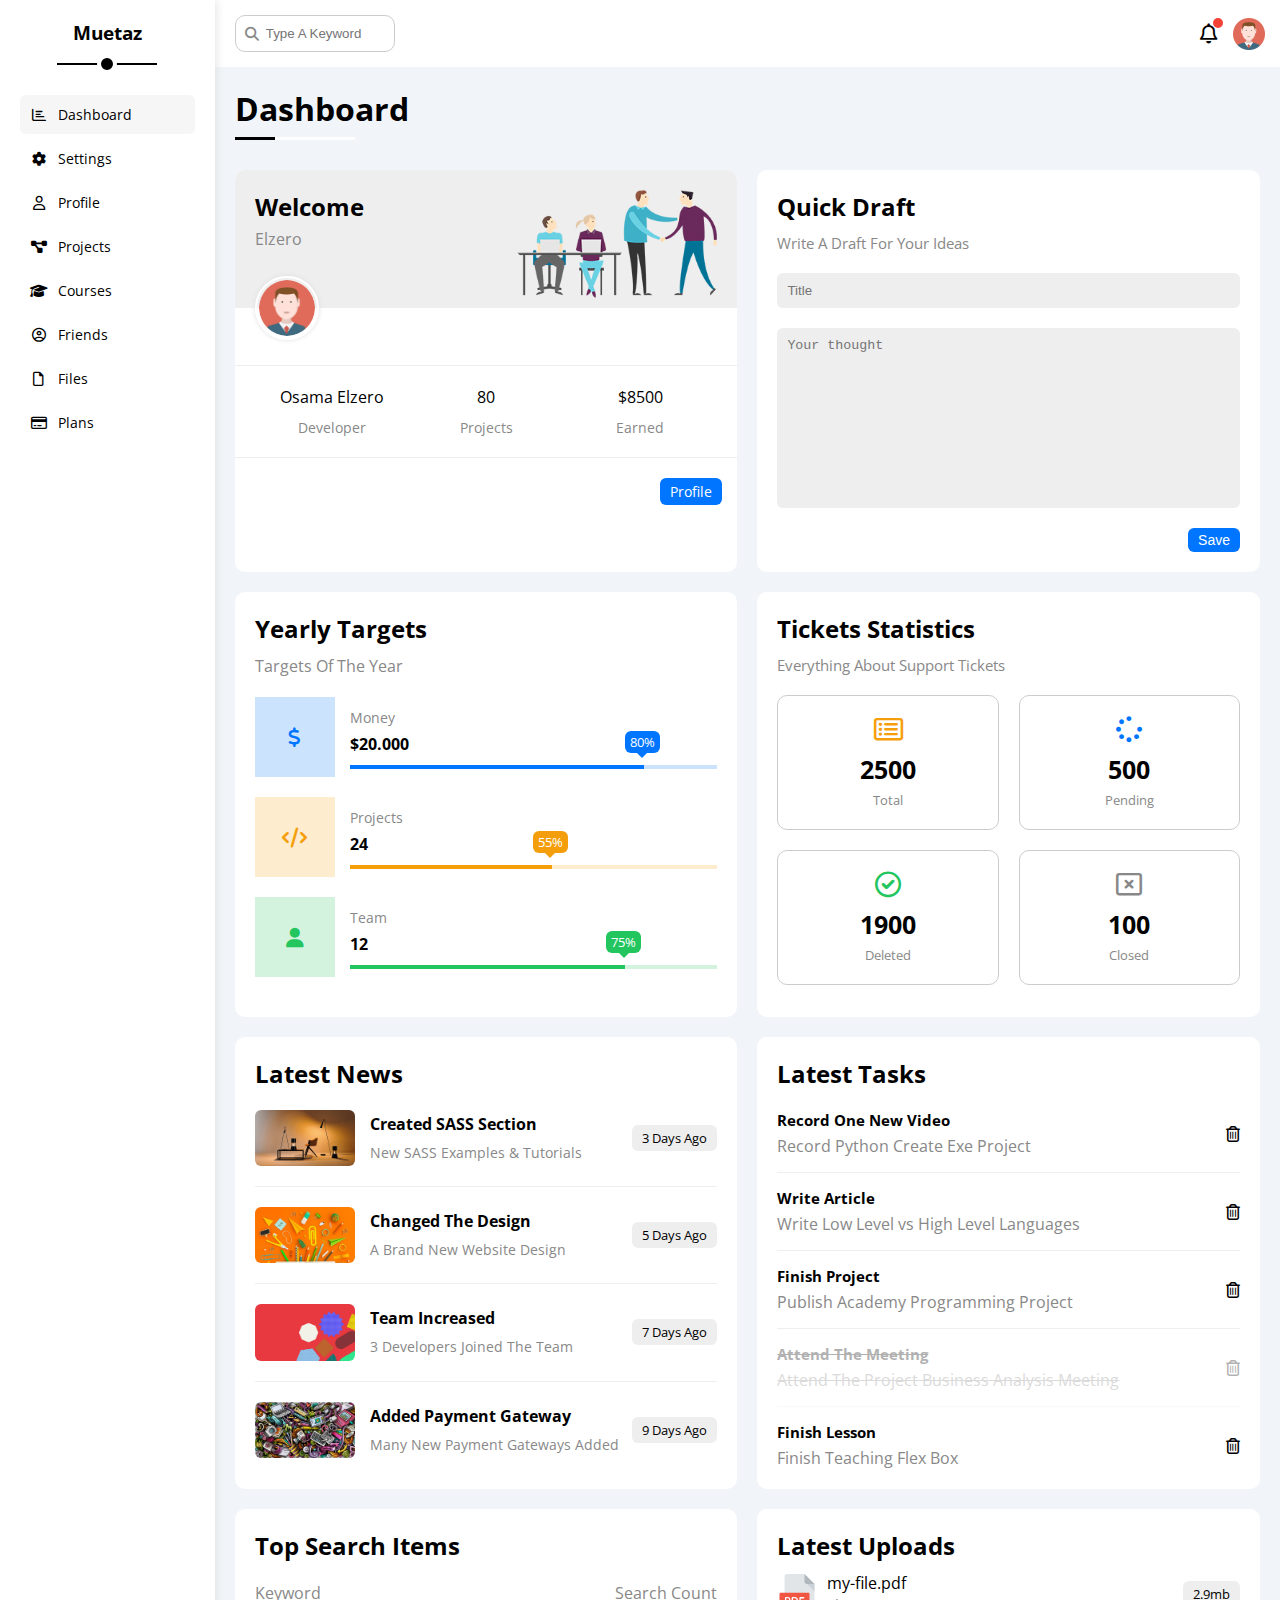
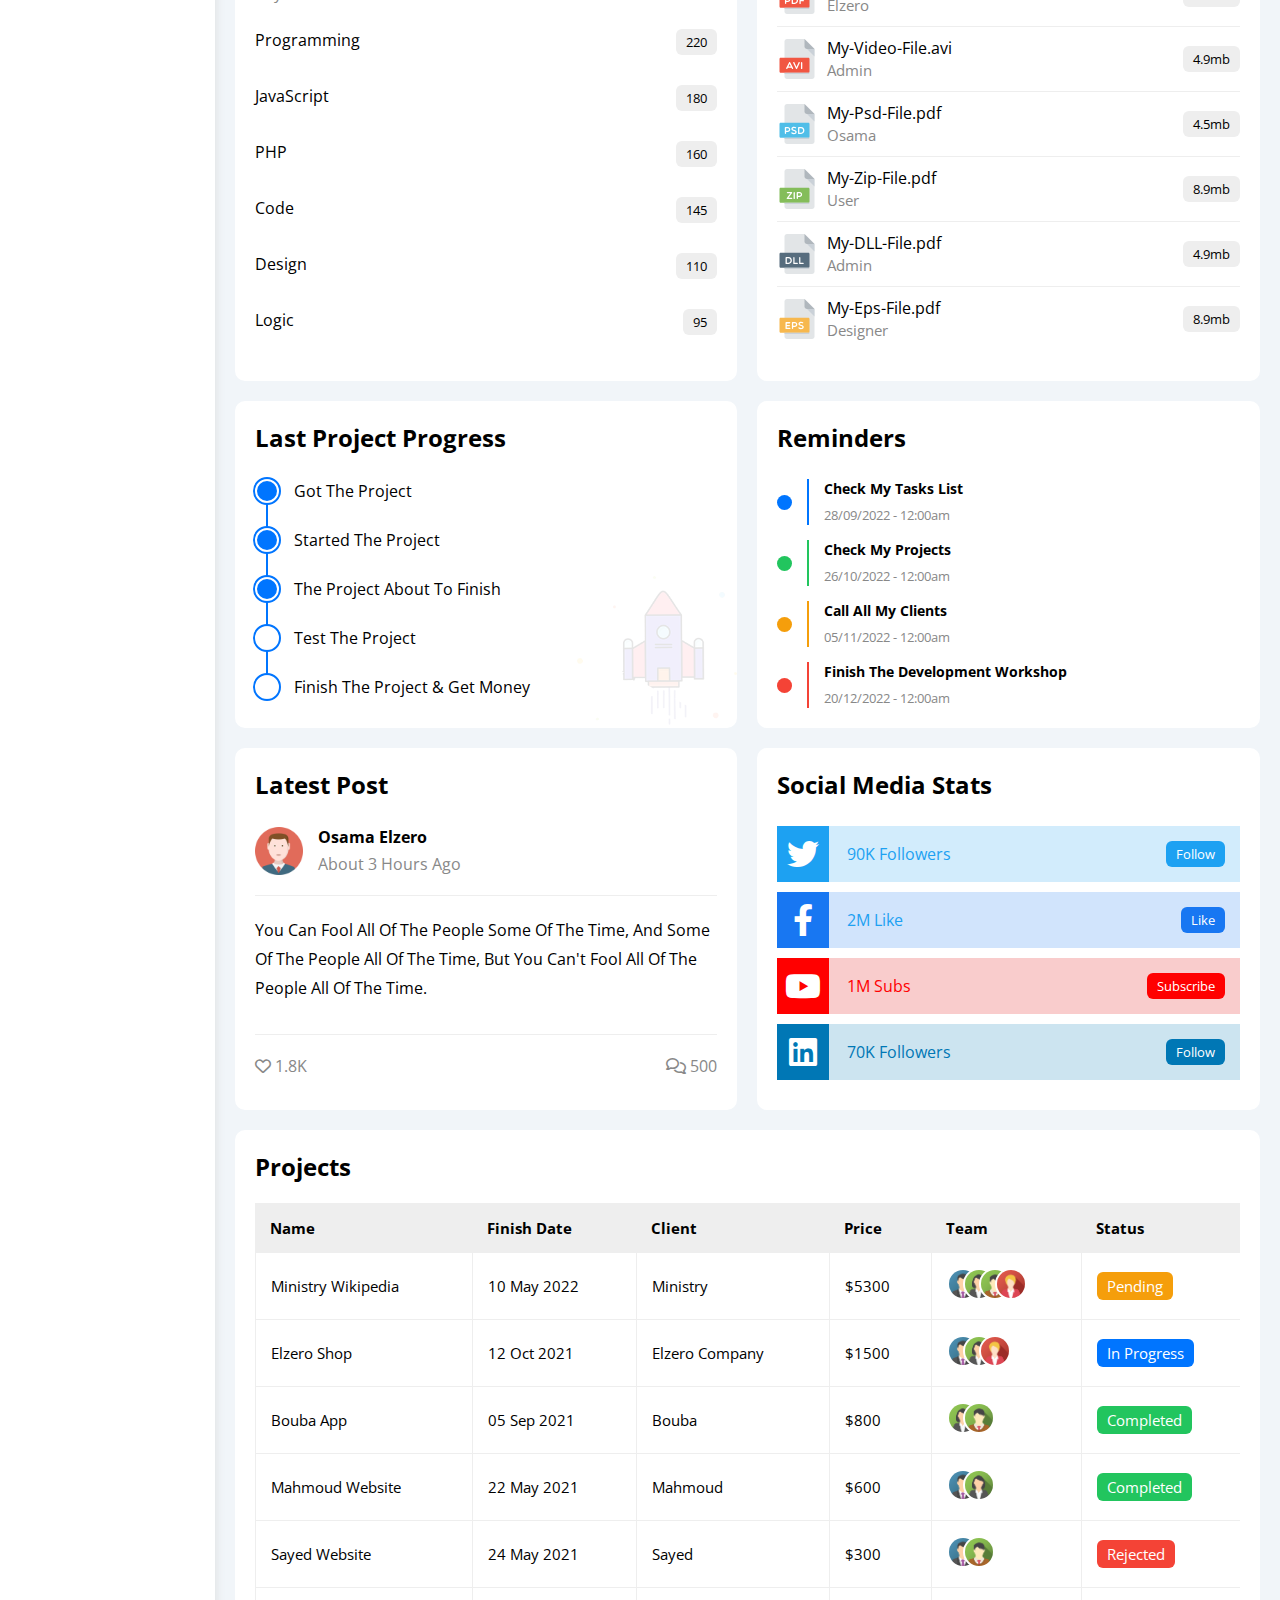
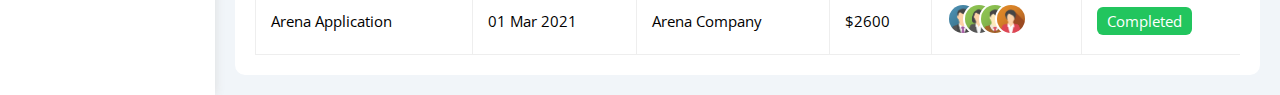
<file: index.html>
<!DOCTYPE html>
<html lang="en">
<head>
    <meta charset="UTF-8">
    <meta http-equiv="X-UA-Compatible" content="IE=edge">
    <meta name="viewport" content="width=device-width, initial-scale=1.0">
    <title>Dashboard</title>
    <!-- Font Awsome -->
    <link rel="stylesheet" href="Css/all.min.css">
    <!-- main Css  -->
    <link rel="stylesheet" href="Css/framework.css">
    <link rel="stylesheet" href="Css/four.css">
    <!-- Google Fonts -->
    <link rel="preconnect" href="https://fonts.googleapis.com">
    <link rel="preconnect" href="https://fonts.gstatic.com" crossorigin>
    <link href="https://fonts.googleapis.com/css2?family=Open+Sans:wght@300;500&display=swap" rel="stylesheet">
</head>
<body>
    <div class="page d-flex">
        <div class="sidebar bg-white p-20 p-relative">
            <h3 class="p-relative txt-c mt-0">Muetaz</h3>
            <ul>
                <li>
                    <a class="active d-flex align-center fs-14 c-black rad-6 p-10" href="index.html">   
                        <i class="fa-regular fa-chart-bar fa-fw"></i>
                        <span>Dashboard</span>
                    </a>
                </li>
                <li>
                    <a class="d-flex align-center fs-14 c-black rad-6 p-10" href="settings.html">   
                        <i class="fa-solid fa-gear fa-fw"></i>
                        <span>Settings</span>
                    </a>     
                </li>
                <li>
                    <a class="d-flex align-center fs-14 c-black rad-6 p-10" href="profile.html">   
                        <i class="fa-regular fa-user fa-fw"></i>
                        <span>Profile</span>
                    </a>
                </li>
                <li>
                    <a class="d-flex align-center fs-14 c-black rad-6 p-10" href="projects.html">   
                        <i class="fa-solid fa-diagram-project fa-fw"></i>
                        <span>Projects</span>
                    </a>
                </li>
                <li>
                    <a class="d-flex align-center fs-14 c-black rad-6 p-10" href="courses.html">   
                        <i class="fa-solid fa-graduation-cap fa-fw"></i>
                        <span>Courses</span>
                    </a>
                </li>
                <li>
                    <a class="d-flex align-center fs-14 c-black rad-6 p-10" href="friends.html">   
                        <i class="fa-regular fa-circle-user fa-fw"></i>
                        <span>Friends</span>
                    </a>
                </li>
                <li>
                    <a class="d-flex align-center fs-14 c-black rad-6 p-10" href="files.html">   
                        <i class="fa-regular fa-file fa-fw"></i>
                        <span>Files</span>
                    </a>
                </li>
                <li>
                    <a class="d-flex align-center fs-14 c-black rad-6 p-10" href="plans.html">   
                        <i class="fa-regular fa-credit-card fa-fw"></i>
                        <span>Plans</span>
                    </a>
                </li>
            </ul>
        </div>
        <div class="content w-full">
            <!-- Start Head  -->
            <div class="head bg-white p-15 between-flex">
                <div class="search p-relative">
                    <input class="p-10" type="search" placeholder="Type A Keyword">
                </div>
                <div class="icons d-flex align-center">
                    <span class="notification p-relative">
                        <i class="fa-regular fa-bell fa-lg"></i>
                    </span>
                    <img src="images/avatar.png" alt="">
                </div>
            </div> 
            <!-- End Head  -->
            <h1 class="p-relative">Dashboard</h1>
            <div class="wrapper d-grid gap-20">
                <!-- Start Welcome Widget -->
                <div class="welcome bg-white rad-10 txt-c-mobile block-mobile">
                    <div class="intro p-20 d-flex space-between bg-eee">
                        <div>
                            <h2 class="m-0">Welcome</h2>
                            <p class="c-grey mt-5">Elzero</p>
                        </div>
                        <img src="images/welcome.png" alt="" class="hide-mobile">
                    </div>
                    <img src="images/avatar.png" alt="" class="avatar">
                    <div class="body txt-c d-flex p-20 mt-20 mb-20 block-mobile">
                        <div>Osama Elzero<span class="d-block c-grey fs-14 mt-10">Developer</span></div>
                        <div>80<span class="d-block c-grey fs-14 mt-10">Projects</span></div>
                        <div>$8500<span class="d-block c-grey fs-14 mt-10">Earned</span></div>
                    </div>
                    <a href="Profile.html" class="visit d-block fs-14 bg-blue c-white w-fit btn-shape">Profile</a>
                </div>
                <!-- End Welcome Widget -->
                <!-- Start Quick Draft Widget -->
                <div class="quick-draft p-20 bg-white rad-10">
                    <h2 class="mb-10 mt-0">Quick Draft</h2>
                    <p class="mb-20 mt-0 c-grey fs-15">Write A Draft For Your Ideas</p>
                    <form >
                        <input class="d-block mb-20 w-full p-10 b-none bg-eee rad-6" type="text" placeholder="Title">
                        <textarea class="d-block mb-20 w-full p-10 b-none bg-eee rad-6" placeholder="Your thought"></textarea>
                        <input class="save d-block fs-14 bg-blue c-white b-none w-fit btn-shape" type="submit" value="Save">
                    </form>
                </div>
                <!-- End Quick Draft Widget -->
                <!-- Start Targets -->
                <div class="targets p-20 bg-white rad-10">
                    <h2 class="mb-10 mt-0">Yearly Targets</h2>
                    <p class="mb-20 mt-0 c-grey fa-15">Targets Of The Year</p>
                    <div class="target-row mb-20 blue center-flex">
                        <div class="icon center-flex">
                            <i class="fa-solid fa-dollar-sign fa-lg c-blue"></i>
                        </div>
                        <div class="details">
                            <span class="fs-14 c-grey">Money</span>
                            <span class="d-block mt-5 mb-10 fw-bold">$20.000</span>
                            <div class="progress p-relative">
                                <span class="bg-blue blue" style="width: 80%">
                                    <span class="bg-blue">80%</span>
                                </span>
                            </div>
                        </div>
                    </div>
                    <div class="target-row mb-20 center-flex orange">
                        <div class="icon center-flex">
                            <i class="fa-solid fa-code fa-lg c-orange"></i>
                        </div>
                        <div class="details">
                            <span class="fs-14 c-grey">Projects</span>
                            <span class="d-block mt-5 mb-10 fw-bold">24</span>
                            <div class="progress p-relative">
                                <span class="bg-orange orange" style="width: 55%">
                                    <span class="bg-orange">55%</span>
                                </span>
                            </div>
                        </div>
                    </div>
                    <div class="target-row mb-20 green center-flex">
                        <div class="icon center-flex">
                            <i class="fa-solid fa-user fa-lg c-green"></i>
                        </div>
                        <div class="details">
                            <span class="fs-14 c-grey">Team</span>
                            <span class="d-block mt-5 mb-10 fw-bold">12</span>
                            <div class="progress p-relative">
                                <span class="bg-green green" style="width: 75%">
                                    <span class="bg-green">75%</span>
                                </span>
                            </div>
                        </div>
                    </div>
                </div>
                <!-- End Targets -->
                <!-- Start Tickets Widget -->
                <div class="tickets p-20 bg-white rad-10">
                    <h2 class="mb-10 mt-0">Tickets Statistics</h2>
                    <p class="mb-20 mt-0 c-grey fs-15">Everything About Support Tickets</p>
                    <div class="d-flex txt-c gap-20 f-wrap">
                        <div class="box p-20 rad-10 fs-13 c-grey">
                            <i class="fa-regular fa-rectangle-list fa-2x mb-10 c-orange"></i>
                            <span class="d-block c-black fw-bold fs-25 mb-5">2500</span>
                            Total
                        </div>
                        <div class="box p-20 rad-10 fs-13 c-grey">
                            <i class="fa-solid fa-spinner fa-2x mb-10 c-blue"></i>
                            <span class="d-block c-black fw-bold fs-25 mb-5">500</span>
                            Pending
                        </div>
                        <div class="box p-20 rad-10 fs-13 c-grey">
                            <i class="fa-regular fa-circle-check fa-2x mb-10 c-green"></i>
                            <span class="d-block c-black fw-bold fs-25 mb-5">1900</span>
                            Deleted
                        </div>
                        <div class="box p-20 rad-10 fs-13 c-grey">
                            <i class="fa-regular fa-rectangle-xmark fa-2x mb-10 c-red"></i>
                            <span class="d-block c-black fw-bold fs-25 mb-5">100</span>
                            Closed
                        </div>
                    </div>
                </div>
                <!-- End Tickets Widget -->
                <!-- Start Latest News  -->
                <div class="latest-news p-20 bg-white rad-10 txt-c-mobile">
                    <h2 class="mb-20 mt-0">Latest News</h2>
                    <div class="news-row d-flex align-center">
                        <img src="images/news-01.png" alt="">
                        <div class="info">
                            <h3 class="mb-5 mt-0 fs-16">Created SASS Section</h3>
                            <span class="m-0 c-grey fs-14">New SASS Examples & Tutorials</span>
                        </div>
                        <div class="btn-shape bg-eee fs-13 label">3 Days Ago</div>
                    </div>
                    <div class="news-row d-flex align-center">
                        <img src="images/news-02.png" alt="">
                        <div class="info">
                            <h3 class="mb-5 mt-0 fs-16">Changed The Design</h3>
                            <span class="m-0 c-grey fs-14">A Brand New Website Design</span>
                        </div>
                        <div class="btn-shape bg-eee fs-13 label">5 Days Ago</div>
                    </div>
                    <div class="news-row d-flex align-center">
                        <img src="images/news-03.png" alt="">
                        <div class="info">
                            <h3 class="mb-5 mt-0 fs-16">Team Increased</h3>
                            <span class="m-0 c-grey fs-14">3 Developers Joined The Team</span>
                        </div>
                        <div class="btn-shape bg-eee fs-13 label">7 Days Ago</div>
                    </div>
                    <div class="news-row d-flex align-center">
                        <img src="images/news-04.png" alt="">
                        <div class="info">
                            <h3 class="mb-5 mt-0 fs-16">Added Payment Gateway</h3>
                            <span class="m-0 c-grey fs-14">Many New Payment Gateways Added</span>
                        </div>
                        <div class="btn-shape bg-eee fs-13 label">9 Days Ago</div>
                    </div>
                </div>
                <!-- End Latest News  -->
                <!-- Start Tasks -->
                <div class="tasks p-20 bg-white rad-10">
                    <h2 class="mb-20 mt-0">Latest Tasks</h2>
                    <div class="task-row between-flex">
                        <div class="info">
                            <h3 class="mt-0 mb-5 fs-15">Record One New Video</h3>
                            <p class="m-0 c-grey">Record Python Create Exe Project</p>
                        </div>
                        <i class="fa-regular fa-trash-can delete"></i>
                    </div>
                    <div class="task-row between-flex">
                        <div class="info">
                            <h3 class="mt-0 mb-5 fs-15">Write Article</h3>
                            <p class="m-0 c-grey">Write Low Level vs High Level Languages</p>
                        </div>
                        <i class="fa-regular fa-trash-can delete"></i>
                    </div>
                    <div class="task-row between-flex">
                        <div class="info">
                            <h3 class="mt-0 mb-5 fs-15">Finish Project</h3>
                            <p class="m-0 c-grey">Publish Academy Programming Project</p>
                        </div>
                        <i class="fa-regular fa-trash-can delete"></i>
                    </div>
                    <div class="task-row between-flex done">
                        <div class="info">
                            <h3 class="mt-0 mb-5 fs-15">Attend The Meeting</h3>
                            <p class="m-0 c-grey">Attend The Project Business Analysis Meeting</p>
                        </div>
                        <i class="fa-regular fa-trash-can delete"></i>
                    </div>
                    <div class="task-row between-flex">
                        <div class="info">
                            <h3 class="mt-0 mb-5 fs-15">Finish Lesson</h3>
                            <p class="m-0 c-grey">Finish Teaching Flex Box</p>
                        </div>
                        <i class="fa-regular fa-trash-can delete"></i>
                    </div>
                </div>
                <!-- End Tasks -->
                <!-- Start Top Search Word Widget -->
                <div class="search-items p-20 bg-white rad-10">
                    <h2 class="mt-0 mb-20">Top Search Items</h2>
                    <div class="items-head d-flex space-between c-grey mb-10">
                        <div>Keyword</div>
                        <div>Search Count</div>
                    </div>
                    <div class="items d-flex space-between pt-15 pb-15">
                        <span>Programming</span>
                        <span class="bg-eee fs-13 btn-shape">220</span>
                    </div>
                    <div class="items d-flex space-between pt-15 pb-15">
                        <span>JavaScript</span>
                        <span class="bg-eee fs-13 btn-shape">180</span>
                    </div>
                    <div class="items d-flex space-between pt-15 pb-15">
                        <span>PHP</span>
                        <span class="bg-eee fs-13 btn-shape">160</span>
                    </div>
                    <div class="items d-flex space-between pt-15 pb-15">
                        <span>Code</span>
                        <span class="bg-eee fs-13 btn-shape">145</span>
                    </div>
                    <div class="items d-flex space-between pt-15 pb-15">
                        <span>Design</span>
                        <span class="bg-eee fs-13 btn-shape">110</span>
                    </div>
                    <div class="items d-flex space-between pt-15 pb-15">
                        <span>Logic</span>
                        <span class="bg-eee fs-13 btn-shape">95</span>
                    </div>
                </div>
                <!-- End Top Search Word Widget -->
                <!-- Start Latest Uploads -->
                <div class="latest-uploads p-20 bg-white rad-10">
                    <h2 class="mb-10 mt-0">Latest Uploads</h2>
                    <ul class="m-0">
                        <li class="between-flex pb-10 mb-10">
                            <div class="d-flex align-center">
                                <img class="mr-10" src="images/pdf.svg" alt="">
                                <div>
                                    <span class="d-block">my-file.pdf</span> 
                                    <span class="c-grey fs-15">Elzero</span>
                                </div>
                            </div>
                            <div class="bg-eee btn-shape fs-13">2.9mb</div>
                        </li>
                        <li class="between-flex pb-10 mb-10">
                            <div class="d-flex align-center">
                                <img class="mr-10" src="images/avi.svg" alt="">
                                <div>
                                    <span class="d-block">My-Video-File.avi</span> 
                                    <span class="c-grey fs-15">Admin</span>
                                </div>
                            </div>
                            <div class="bg-eee btn-shape fs-13">4.9mb</div>
                        </li>
                        <li class="between-flex pb-10 mb-10">
                            <div class="d-flex align-center">
                                <img class="mr-10" src="images/psd.svg" alt="">
                                <div>
                                    <span class="d-block">My-Psd-File.pdf</span> 
                                    <span class="c-grey fs-15">Osama</span>
                                </div>
                            </div>
                            <div class="bg-eee btn-shape fs-13">4.5mb</div>
                        </li>
                        <li class="between-flex pb-10 mb-10">
                            <div class="d-flex align-center">
                                <img class="mr-10" src="images/zip.svg" alt="">
                                <div>
                                    <span class="d-block">My-Zip-File.pdf</span> 
                                    <span class="c-grey fs-15">User</span>
                                </div>
                            </div>
                            <div class="bg-eee btn-shape fs-13">8.9mb</div>
                        </li>
                        <li class="between-flex pb-10 mb-10">
                            <div class="d-flex align-center">
                                <img class="mr-10" src="images/dll.svg" alt="">
                                <div>
                                    <span class="d-block">My-DLL-File.pdf</span> 
                                    <span class="c-grey fs-15">Admin</span>
                                </div>
                            </div>
                            <div class="bg-eee btn-shape fs-13">4.9mb</div>
                        </li>
                        <li class="between-flex pb-10 mb-10">
                            <div class="d-flex align-center">
                                <img class="mr-10" src="images/eps.svg" alt="">
                                <div>
                                    <span class="d-block">My-Eps-File.pdf</span> 
                                    <span class="c-grey fs-15">Designer</span>
                                </div>
                            </div>
                            <div class="bg-eee btn-shape fs-13">8.9mb</div>
                        </li>
                    </ul>
                </div>
                <!-- End Latest Uploads -->
                <!-- Start Last Project Progress Widget -->
                <div class="last-project p-20 bg-white rad-10 p-relative">
                    <h2 class="mt-0 mb-20">Last Project Progress</h2>
                    <ul class="m-0 p-relative">
                        <li class="mt-25 d-flex align-center done">Got The Project</li>
                        <li class="mt-25 d-flex align-center done">Started The Project</li>
                        <li class="mt-25 d-flex align-center done">The Project About To Finish</li>
                        <li class="mt-25 d-flex align-center current">Test The Project</li>
                        <li class="mt-25 d-flex align-center">Finish The Project & Get Money</li>
                    </ul>
                    <img class="launch-icon hide-mobile" src="images/project.png" alt="">
                </div>
                <!-- End Last Project Progress Widget -->
                <!-- Start Reminders Widget  -->
                <div class="reminders p-20 bg-white rad-10 p-relative">
                    <h2 class="mt-0 mb-25">Reminders</h2>
                    <ul class="m-0">
                        <li class="d-flex align-center mt-15">
                            <span class="key bg-blue mr-15 d-block rad-half"></span>
                            <div class="pl-15 blue">
                                <p class="fs-14 fw-bold mb-5 mt-0 ">Check My Tasks List</p>
                                <span class="fs-13 c-grey">28/09/2022 - 12:00am</span>
                            </div>
                        </li>
                        <li class="d-flex align-center mt-15">
                            <span class="key bg-green mr-15 d-block rad-half"></span>
                            <div class="pl-15 green">
                                <p class="fs-14 fw-bold mb-5 mt-0 ">Check My Projects</p>
                                <span class="fs-13 c-grey">26/10/2022 - 12:00am</span>
                            </div>
                        </li>
                        <li class="d-flex align-center mt-15">
                            <span class="key bg-orange mr-15 d-block rad-half"></span>
                            <div class="pl-15 orange">
                                <p class="fs-14 fw-bold mb-5 mt-0 ">Call All My Clients</p>
                                <span class="fs-13 c-grey">05/11/2022 - 12:00am</span>
                            </div>
                        </li>
                        <li class="d-flex align-center mt-15">
                            <span class="key bg-red mr-15 d-block rad-half"></span>
                            <div class="pl-15 red">
                                <p class="fs-14 fw-bold mb-5 mt-0 ">Finish The Development Workshop</p>
                                <span class="fs-13 c-grey">20/12/2022 - 12:00am</span>
                            </div>
                        </li>
                    </ul>
                </div>
                <!-- End Reminders Widget  -->
                <!-- Start Latest Post Widget  -->
                <div class="latest-post p-20 bg-white rad-10 p-relative">
                    <h2 class="mt-0 mb-25">Latest Post</h2>
                    <div class="top d-flex align-center">
                        <img class="avatar mr-15" src="images/avatar.png" alt="">
                        <div class="info">
                            <span class="d-block mb-5 fw-bold">Osama Elzero</span>
                            <span class="c-grey">About 3 Hours Ago</span>
                        </div>
                    </div>
                    <div class="post-content txt-c-mobile mt-20 mb-20 pb-20 pt-20">
                            You Can Fool All Of The People Some Of The Time, And Some Of The People All Of The Time,
                            But You Can't Fool All Of The People All Of The Time.
                    </div>
                    <div class="post-stats between-flex c-grey">
                        <div>
                            <i class="fa-regular fa-heart"></i>
                            <span>1.8K</span>
                        </div>
                        <div>
                            <i class="fa-regular fa-comments"></i>
                            <span>500</span>
                        </div>
                    </div>
                </div>
                <!-- End Latest Post Widget  -->
                <!-- Start Social Media Stats Widget  -->
                <div class="social-media p-20 bg-white rad-10 p-relative">
                    <h2 class="mt-0 mb-25">Social Media Stats</h2>
                    <div class="box twitter p-15 p-relative mb-10 between-flex">
                        <i class="fa-brands fa-twitter fa-2x c-white h-full center-flex"></i>
                        <span>90K Followers</span>
                        <a class="fs-13 c-white btn-shape" href="#">Follow</a>
                    </div>
                    <div class="box facebook p-15 p-relative mb-10 between-flex">
                        <i class="fa-brands fa-facebook-f fa-2x c-white h-full center-flex"></i>
                        <span>2M Like</span>
                        <a class="fs-13 c-white btn-shape" href="#">Like</a>
                    </div>
                    <div class="box youtube p-15 p-relative mb-10 between-flex">
                        <i class="fa-brands fa-youtube fa-2x c-white h-full center-flex"></i>
                        <span>1M Subs</span>
                        <a class="fs-13 c-white btn-shape" href="#">Subscribe</a>
                    </div>
                    <div class="box linkedin p-15 p-relative mb-10 between-flex">
                        <i class="fa-brands fa-linkedin fa-2x c-white h-full center-flex"></i>
                        <span>70K Followers</span>
                        <a class="fs-13 c-white btn-shape" href="#">Follow</a>
                    </div>
                </div>
                <!-- End Social Media Stats Widget  -->
            </div>
            <!-- Start Projects Table -->
            <div class="projects p-20 bg-white rad-10 m-20">
                <h2 class="mt-0 mb-20">Projects</h2>
                <div class="responsive-table">
                    <table class="fs-15 w-full">
                        <thead>
                            <tr>
                                <td>Name</td>				
                                <td>Finish Date</td>
                                <td>Client</td>
                                <td>Price</td>
                                <td>Team</td>
                                <td>Status</td>
                            </tr>
                        </thead>
                        <tbody>
                            <tr>
                                <td>Ministry Wikipedia</td>				
                                <td>10 May 2022</td>
                                <td>Ministry</td>
                                <td>$5300</td>
                                <td>
                                    <img src="images/team-01.png" alt="">
                                    <img src="images/team-02.png" alt="">
                                    <img src="images/team-03.png" alt="">
                                    <img src="images/team-05.png" alt="">
                                </td>
                                <td>
                                     <span class="lable btn-shape bg-orange c-white">Pending</span>
                                </td>
                            </tr>
                            <tr>
                                <td>Elzero Shop</td>				
                                <td>12 Oct 2021</td>
                                <td>Elzero Company</td>
                                <td>$1500</td>
                                <td>
                                    <img src="images/team-01.png" alt="">
                                    <img src="images/team-02.png" alt="">
                                    <img src="images/team-05.png" alt="">
                                </td>
                                <td>
                                     <span class="lable btn-shape bg-blue c-white">In Progress</span>
                                </td>
                            </tr>
                            <tr>
                                <td>Bouba App</td>				
                                <td>05 Sep 2021</td>
                                <td>Bouba</td>
                                <td>$800</td>
                                <td>
                                    <img src="images/team-02.png" alt="">
                                    <img src="images/team-03.png" alt="">   
                                </td>
                                <td>
                                     <span class="lable btn-shape bg-green c-white">Completed</span>
                                </td>
                            </tr>
                            <tr>
                                <td>Mahmoud Website</td>				
                                <td>22 May 2021</td>
                                <td>Mahmoud</td>
                                <td>$600</td>
                                <td>
                                    <img src="images/team-01.png" alt="">
                                    <img src="images/team-02.png" alt="">
                                </td>
                                <td>
                                     <span class="lable btn-shape bg-green c-white">Completed</span>
                                </td>
                            </tr>
                            <tr>
                                <td>Sayed Website</td>				
                                <td>24 May 2021</td>
                                <td>Sayed</td>
                                <td>$300</td>
                                <td>
                                    <img src="images/team-01.png" alt="">
                                    <img src="images/team-03.png" alt="">
                                </td>
                                <td>
                                     <span class="lable btn-shape bg-red c-white">Rejected</span>
                                </td>
                            </tr>
                            <tr>
                                <td>Arena Application</td>				
                                <td>01 Mar 2021</td>
                                <td>Arena Company</td>
                                <td>$2600</td>
                                <td>
                                    <img src="images/team-01.png" alt="">
                                    <img src="images/team-02.png" alt="">
                                    <img src="images/team-03.png" alt="">
                                    <img src="images/team-04.png" alt="">
                                </td>
                                <td>
                                     <span class="lable btn-shape bg-green c-white">Completed</span>
                                </td>
                            </tr>
                        </tbody>
                    </table>
                </div>
            </div>
            <!-- End Projects Table -->
        </div>
    </div>
</body>
</html>
</file>
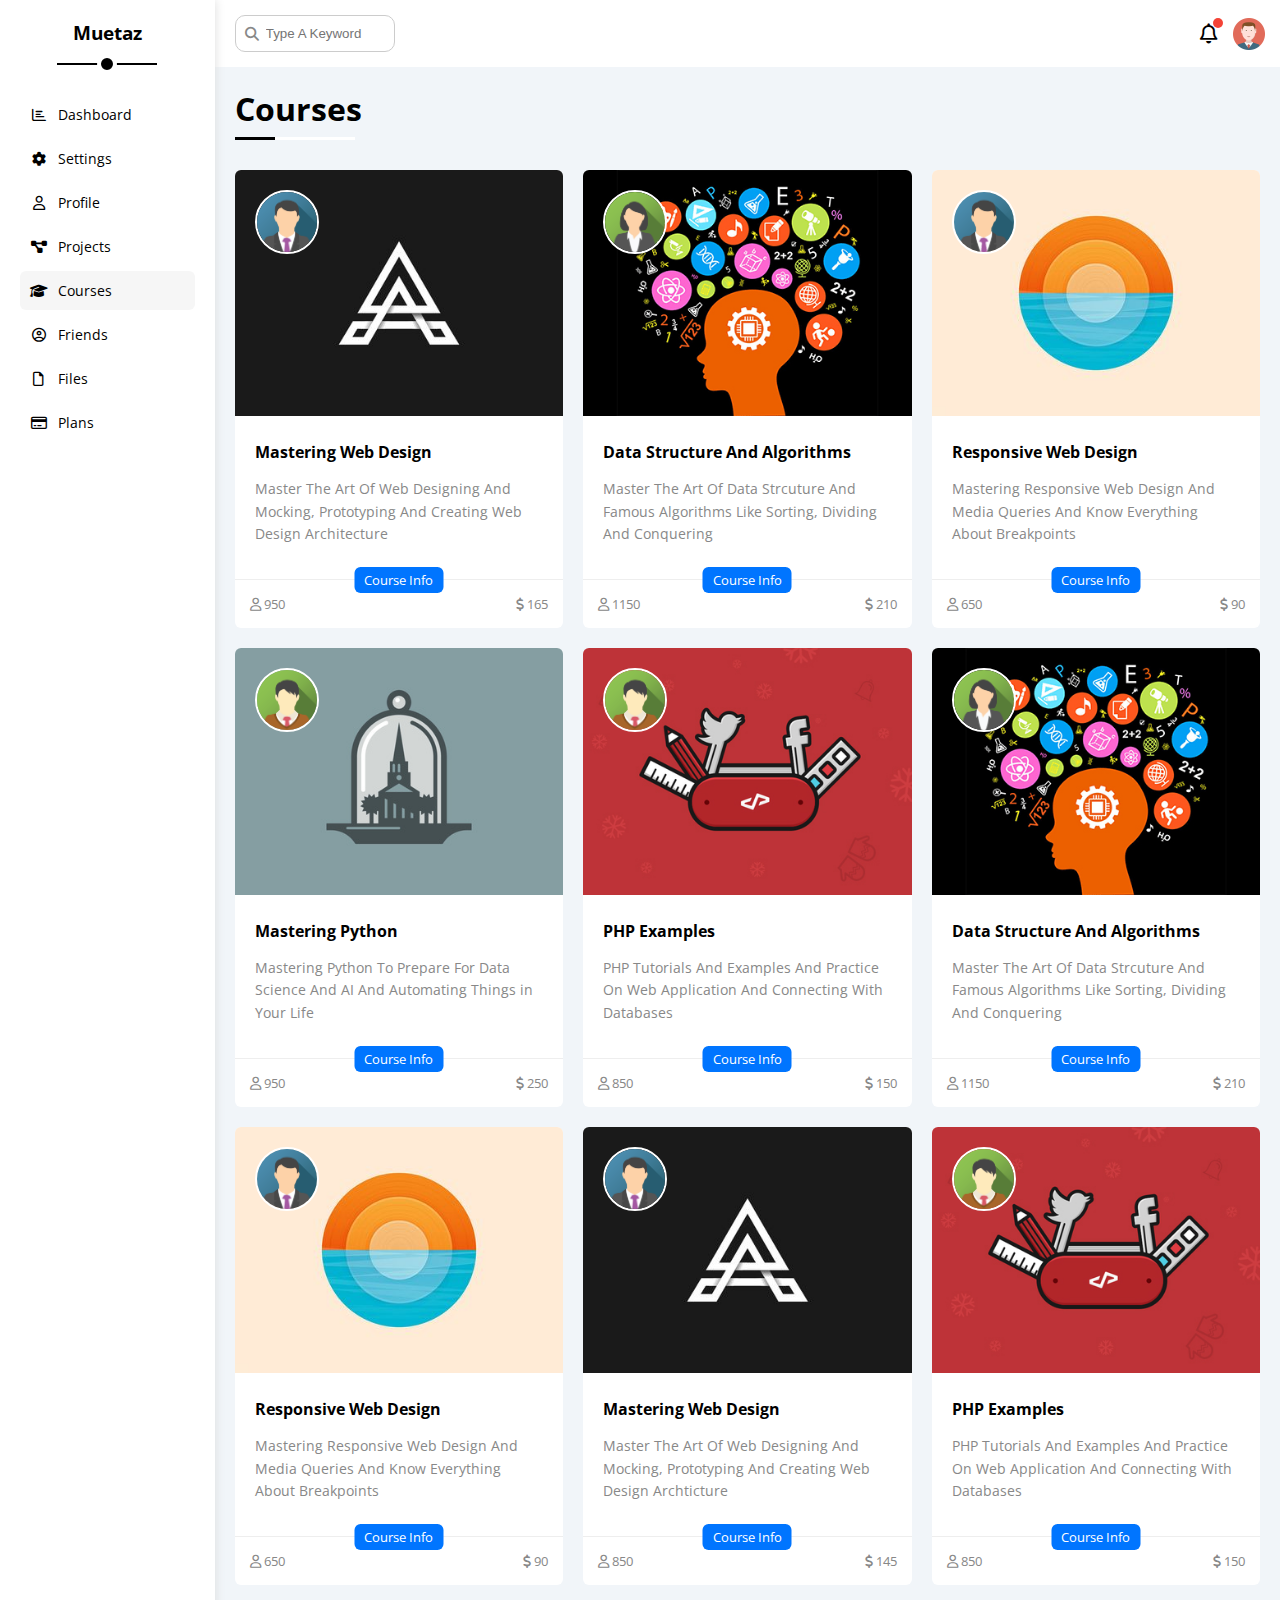
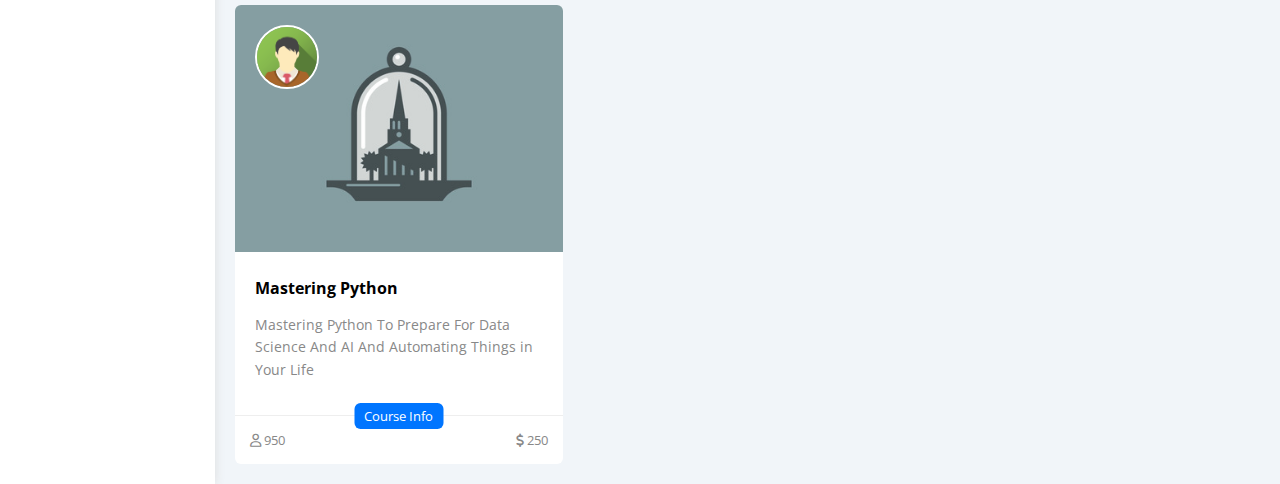
<file: courses.html>
<!DOCTYPE html>
<html lang="en">
<head>
    <meta charset="UTF-8">
    <meta http-equiv="X-UA-Compatible" content="IE=edge">
    <meta name="viewport" content="width=device-width, initial-scale=1.0">
    <title>Courses</title>
    <!-- Font Awsome -->
    <link rel="stylesheet" href="Css/all.min.css">
    <!-- main Css  -->
    <link rel="stylesheet" href="Css/framework.css">
    <link rel="stylesheet" href="Css/four.css">
    <!-- Google Fonts -->
    <link rel="preconnect" href="https://fonts.googleapis.com">
    <link rel="preconnect" href="https://fonts.gstatic.com" crossorigin>
    <link href="https://fonts.googleapis.com/css2?family=Open+Sans:wght@300;500&display=swap" rel="stylesheet">
</head>
<body>
    <div class="page d-flex">
        <div class="sidebar bg-white p-20 p-relative">
            <h3 class="p-relative txt-c mt-0">Muetaz</h3>
            <ul>
                <li>
                    <a class="d-flex align-center fs-14 c-black rad-6 p-10" href="index.html">   
                        <i class="fa-regular fa-chart-bar fa-fw"></i>
                        <span>Dashboard</span>
                    </a>
                </li>
                <li>
                    <a class="d-flex align-center fs-14 c-black rad-6 p-10" href="settings.html">   
                        <i class="fa-solid fa-gear fa-fw"></i>
                        <span>Settings</span>
                    </a>     
                </li>
                <li>
                    <a class="d-flex align-center fs-14 c-black rad-6 p-10" href="profile.html">   
                        <i class="fa-regular fa-user fa-fw"></i>
                        <span>Profile</span>
                    </a>
                </li>
                <li>
                    <a class="d-flex align-center fs-14 c-black rad-6 p-10" href="projects.html">   
                        <i class="fa-solid fa-diagram-project fa-fw"></i>
                        <span>Projects</span>
                    </a>
                </li>
                <li>
                    <a class="active d-flex align-center fs-14 c-black rad-6 p-10" href="courses.html">   
                        <i class="fa-solid fa-graduation-cap fa-fw"></i>
                        <span>Courses</span>
                    </a>
                </li>
                <li>
                    <a class="d-flex align-center fs-14 c-black rad-6 p-10" href="friends.html">   
                        <i class="fa-regular fa-circle-user fa-fw"></i>
                        <span>Friends</span>
                    </a>
                </li>
                <li>
                    <a class="d-flex align-center fs-14 c-black rad-6 p-10" href="files.html">   
                        <i class="fa-regular fa-file fa-fw"></i>
                        <span>Files</span>
                    </a>
                </li>
                <li>
                    <a class="d-flex align-center fs-14 c-black rad-6 p-10" href="plans.html">   
                        <i class="fa-regular fa-credit-card fa-fw"></i>
                        <span>Plans</span>
                    </a>
                </li>
            </ul>
        </div>
        <div class="content w-full">
            <!-- Start Head  -->
            <div class="head bg-white p-15 between-flex">
                <div class="search p-relative">
                    <input class="p-10" type="search" placeholder="Type A Keyword">
                </div>
                <div class="icons d-flex align-center">
                    <span class="notification p-relative">
                        <i class="fa-regular fa-bell fa-lg"></i>
                    </span>
                    <img src="images/avatar.png" alt="">
                </div>
            </div> 
            <!-- End Head  -->
            <h1 class="p-relative">Courses</h1>
        <div class="courses-page d-grid m-20 gap-20">
          <div class="course bg-white rad-6 p-relative">
            <img class="cover" src="images/course-01.jpg" alt="" />
            <img class="instructor" src="images/team-01.png" alt="" />
            <div class="p-20">
              <h4 class="m-0">Mastering Web Design</h4>
              <p class="description c-grey mt-15 fs-14">
                Master The Art Of Web Designing And Mocking, Prototyping And Creating Web Design Architecture
              </p>
            </div>
            <div class="info p-15 p-relative between-flex">
              <span class="title bg-blue c-white btn-shape">Course Info</span>
              <span class="c-grey">
                <i class="fa-regular fa-user"></i>
                950
              </span>
              <span class="c-grey">
                <i class="fa-solid fa-dollar-sign"></i>
                165
              </span>
            </div>
          </div>
          <div class="course bg-white rad-6 p-relative">
            <img class="cover" src="images/course-02.jpg" alt="" />
            <img class="instructor" src="images/team-02.png" alt="" />
            <div class="p-20">
              <h4 class="m-0">Data Structure And Algorithms</h4>
              <p class="description c-grey mt-15 fs-14">
                Master The Art Of Data Strcuture And Famous Algorithms Like Sorting, Dividing And Conquering
              </p>
            </div>
            <div class="info p-15 p-relative between-flex">
              <span class="title bg-blue c-white btn-shape">Course Info</span>
              <span class="c-grey"> <i class="fa-regular fa-user"></i> 1150</span>
              <span class="c-grey"><i class="fa-solid fa-dollar-sign"></i> 210</span>
            </div>
          </div>
          <div class="course bg-white rad-6 p-relative">
            <img class="cover" src="images/course-03.jpg" alt="" />
            <img class="instructor" src="images/team-01.png" alt="" />
            <div class="p-20">
              <h4 class="m-0">Responsive Web Design</h4>
              <p class="description c-grey mt-15 fs-14">
                Mastering Responsive Web Design And Media Queries And Know Everything About Breakpoints
              </p>
            </div>
            <div class="info p-15 p-relative between-flex">
              <span class="title bg-blue c-white btn-shape">Course Info</span>
              <span class="c-grey"> <i class="fa-regular fa-user"></i> 650</span>
              <span class="c-grey"><i class="fa-solid fa-dollar-sign"></i> 90</span>
            </div>
          </div>
          <div class="course bg-white rad-6 p-relative">
            <img class="cover" src="images/course-04.jpg" alt="" />
            <img class="instructor" src="images/team-03.png" alt="" />
            <div class="p-20">
              <h4 class="m-0">Mastering Python</h4>
              <p class="description c-grey mt-15 fs-14">
                Mastering Python To Prepare For Data Science And AI And Automating Things in Your Life
              </p>
            </div>
            <div class="info p-15 p-relative between-flex">
              <span class="title bg-blue c-white btn-shape">Course Info</span>
              <span class="c-grey"> <i class="fa-regular fa-user"></i> 950</span>
              <span class="c-grey"><i class="fa-solid fa-dollar-sign"></i> 250</span>
            </div>
          </div>
          <div class="course bg-white rad-6 p-relative">
            <img class="cover" src="images/course-05.jpg" alt="" />
            <img class="instructor" src="images/team-03.png" alt="" />
            <div class="p-20">
              <h4 class="m-0">PHP Examples</h4>
              <p class="description c-grey mt-15 fs-14">
                PHP Tutorials And Examples And Practice On Web Application And Connecting With Databases
              </p>
            </div>
            <div class="info p-15 p-relative between-flex">
              <span class="title bg-blue c-white btn-shape">Course Info</span>
              <span class="c-grey"> <i class="fa-regular fa-user"></i> 850</span>
              <span class="c-grey"><i class="fa-solid fa-dollar-sign"></i> 150</span>
            </div>
          </div>
          <div class="course bg-white rad-6 p-relative">
            <img class="cover" src="images/course-02.jpg" alt="" />
            <img class="instructor" src="images/team-02.png" alt="" />
            <div class="p-20">
              <h4 class="m-0">Data Structure And Algorithms</h4>
              <p class="description c-grey mt-15 fs-14">
                Master The Art Of Data Strcuture And Famous Algorithms Like Sorting, Dividing And Conquering
              </p>
            </div>
            <div class="info p-15 p-relative between-flex">
              <span class="title bg-blue c-white btn-shape">Course Info</span>
              <span class="c-grey"> <i class="fa-regular fa-user"></i> 1150</span>
              <span class="c-grey"><i class="fa-solid fa-dollar-sign"></i> 210</span>
            </div>
          </div>
          <div class="course bg-white rad-6 p-relative">
            <img class="cover" src="images/course-03.jpg" alt="" />
            <img class="instructor" src="images/team-01.png" alt="" />
            <div class="p-20">
              <h4 class="m-0">Responsive Web Design</h4>
              <p class="description c-grey mt-15 fs-14">
                Mastering Responsive Web Design And Media Queries And Know Everything About Breakpoints
              </p>
            </div>
            <div class="info p-15 p-relative between-flex">
              <span class="title bg-blue c-white btn-shape">Course Info</span>
              <span class="c-grey"> <i class="fa-regular fa-user"></i> 650</span>
              <span class="c-grey"><i class="fa-solid fa-dollar-sign"></i> 90</span>
            </div>
          </div>
          <div class="course bg-white rad-6 p-relative">
            <img class="cover" src="images/course-01.jpg" alt="" />
            <img class="instructor" src="images/team-01.png" alt="" />
            <div class="p-20">
              <h4 class="m-0">Mastering Web Design</h4>
              <p class="description c-grey mt-15 fs-14">
                Master The Art Of Web Designing And Mocking, Prototyping And Creating Web Design Archticture
              </p>
            </div>
            <div class="info p-15 p-relative between-flex">
              <span class="title bg-blue c-white btn-shape">Course Info</span>
              <span class="c-grey"> <i class="fa-regular fa-user"></i> 850</span>
              <span class="c-grey"><i class="fa-solid fa-dollar-sign"></i> 145</span>
            </div>
          </div>
          <div class="course bg-white rad-6 p-relative">
            <img class="cover" src="images/course-05.jpg" alt="" />
            <img class="instructor" src="images/team-03.png" alt="" />
            <div class="p-20">
              <h4 class="m-0">PHP Examples</h4>
              <p class="description c-grey mt-15 fs-14">
                PHP Tutorials And Examples And Practice On Web Application And Connecting With Databases
              </p>
            </div>
            <div class="info p-15 p-relative between-flex">
              <span class="title bg-blue c-white btn-shape">Course Info</span>
              <span class="c-grey"> <i class="fa-regular fa-user"></i> 850</span>
              <span class="c-grey"><i class="fa-solid fa-dollar-sign"></i> 150</span>
            </div>
          </div>
          <div class="course bg-white rad-6 p-relative">
            <img class="cover" src="images/course-04.jpg" alt="" />
            <img class="instructor" src="images/team-03.png" alt="" />
            <div class="p-20">
              <h4 class="m-0">Mastering Python</h4>
              <p class="description c-grey mt-15 fs-14">
                Mastering Python To Prepare For Data Science And AI And Automating Things in Your Life
              </p>
            </div>
            <div class="info p-15 p-relative between-flex">
              <span class="title bg-blue c-white btn-shape">Course Info</span>
              <span class="c-grey"> <i class="fa-regular fa-user"></i> 950</span>
              <span class="c-grey"><i class="fa-solid fa-dollar-sign"></i> 250</span>
            </div>
          </div>
        </div>
      </div>
    </div>
  </body>
</html>
</file>
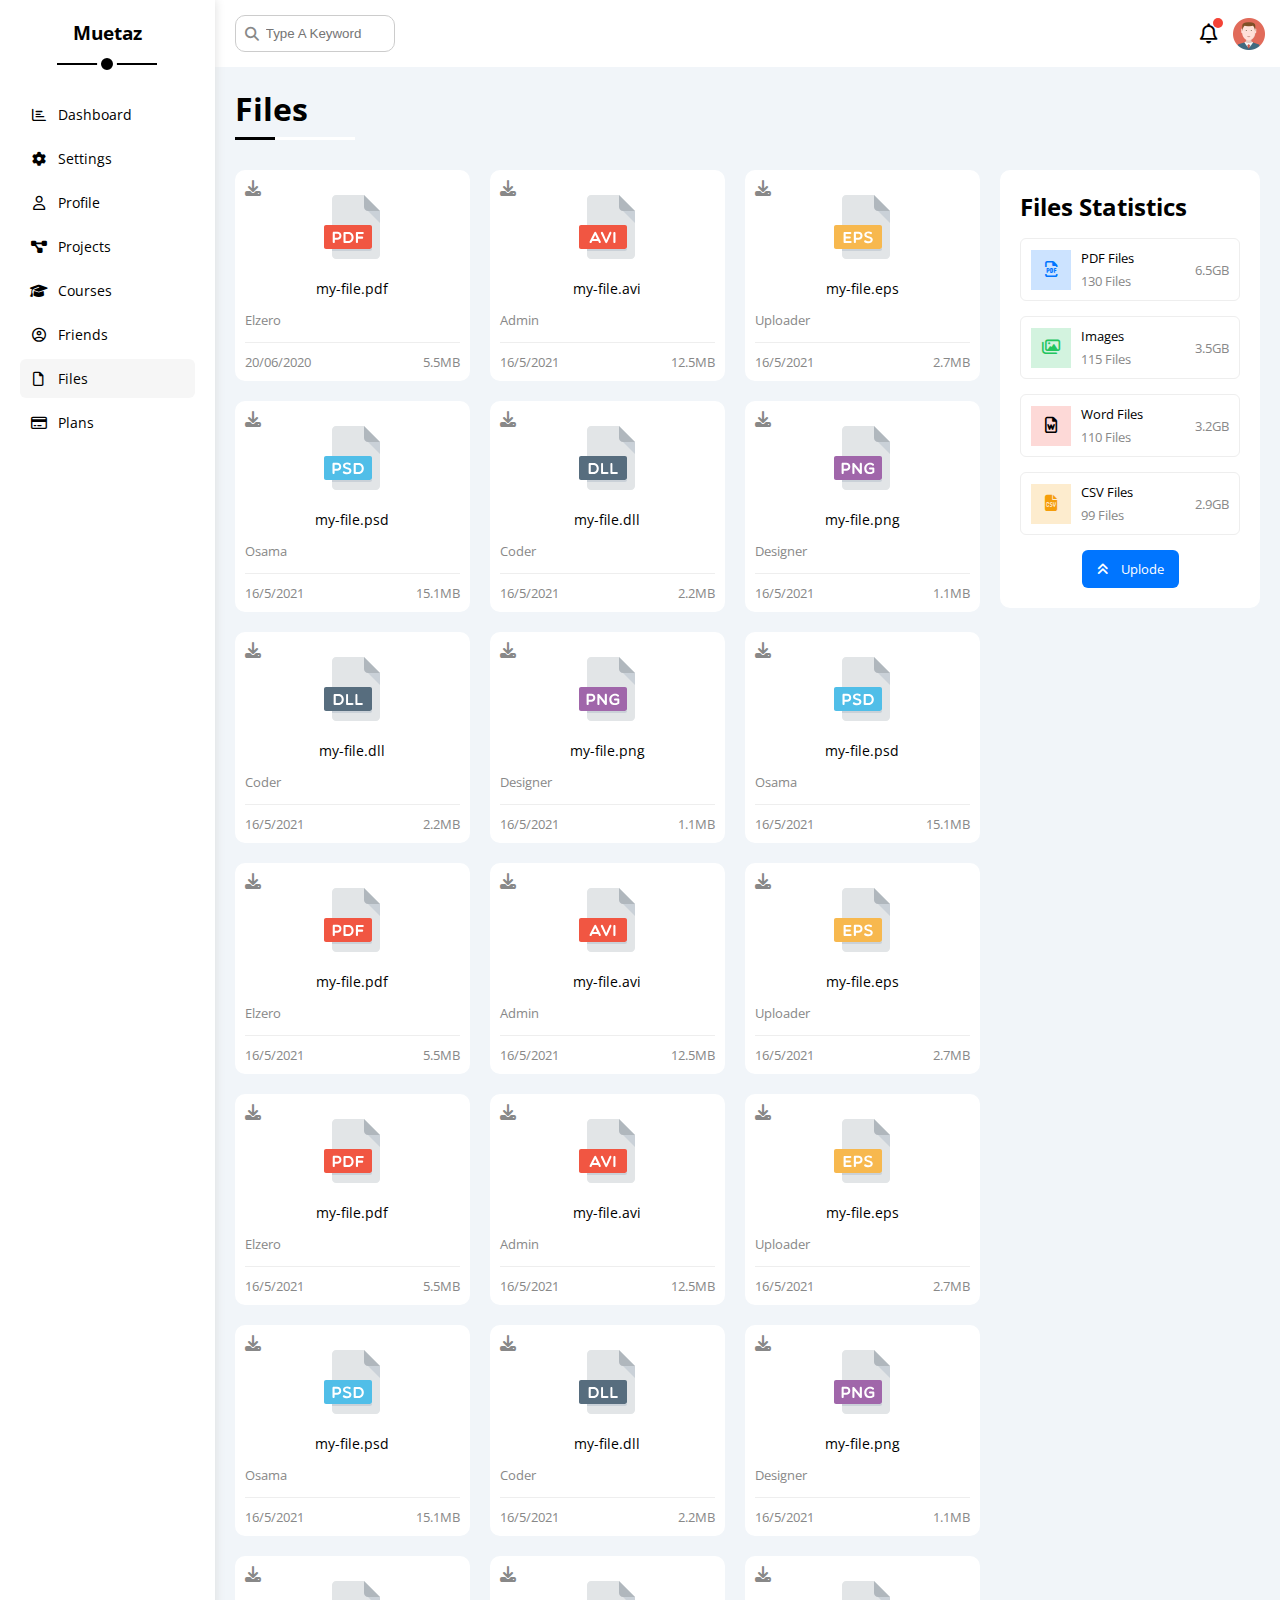
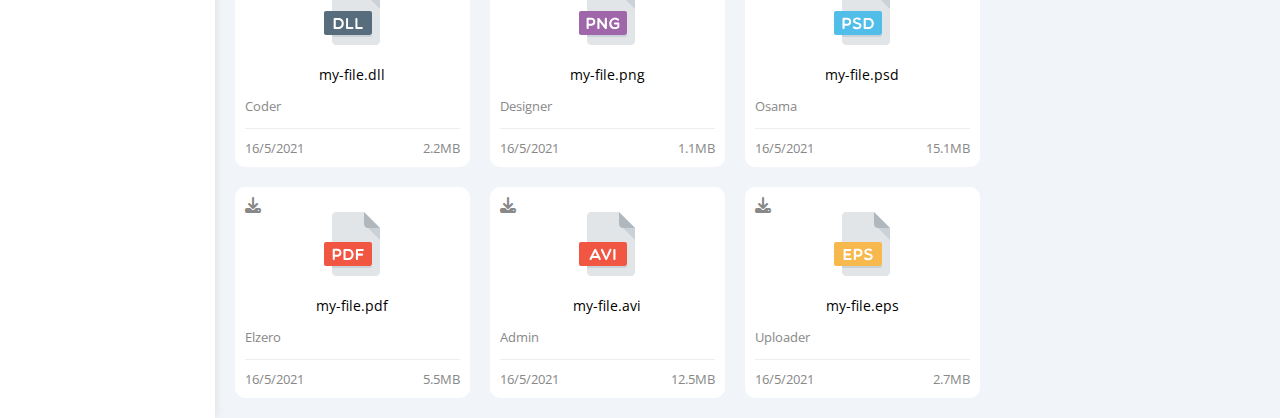
<file: files.html>
<!DOCTYPE html>
<html lang="en">
<head>
    <meta charset="UTF-8">
    <meta http-equiv="X-UA-Compatible" content="IE=edge">
    <meta name="viewport" content="width=device-width, initial-scale=1.0">
    <title>Files</title>
    <!-- Font Awsome -->
    <link rel="stylesheet" href="Css/all.min.css">
    <!-- main Css  -->
    <link rel="stylesheet" href="Css/framework.css">
    <link rel="stylesheet" href="Css/four.css">
    <!-- Google Fonts -->
    <link rel="preconnect" href="https://fonts.googleapis.com">
    <link rel="preconnect" href="https://fonts.gstatic.com" crossorigin>
    <link href="https://fonts.googleapis.com/css2?family=Open+Sans:wght@300;500&display=swap" rel="stylesheet">
</head>
<body>
    <div class="page d-flex">
        <div class="sidebar bg-white p-20 p-relative">
            <h3 class="p-relative txt-c mt-0">Muetaz</h3>
            <ul>
                <li>
                    <a class="d-flex align-center fs-14 c-black rad-6 p-10" href="index.html">   
                        <i class="fa-regular fa-chart-bar fa-fw"></i>
                        <span>Dashboard</span>
                    </a>
                </li>
                <li>
                    <a class="d-flex align-center fs-14 c-black rad-6 p-10" href="settings.html">   
                        <i class="fa-solid fa-gear fa-fw"></i>
                        <span>Settings</span>
                    </a>     
                </li>
                <li>
                    <a class="d-flex align-center fs-14 c-black rad-6 p-10" href="profile.html">   
                        <i class="fa-regular fa-user fa-fw"></i>
                        <span>Profile</span>
                    </a>
                </li>
                <li>
                    <a class="d-flex align-center fs-14 c-black rad-6 p-10" href="projects.html">   
                        <i class="fa-solid fa-diagram-project fa-fw"></i>
                        <span>Projects</span>
                    </a>
                </li>
                <li>
                    <a class="d-flex align-center fs-14 c-black rad-6 p-10" href="courses.html">   
                        <i class="fa-solid fa-graduation-cap fa-fw"></i>
                        <span>Courses</span>
                    </a>
                </li>
                <li>
                    <a class="d-flex align-center fs-14 c-black rad-6 p-10" href="friends.html">   
                        <i class="fa-regular fa-circle-user fa-fw"></i>
                        <span>Friends</span>
                    </a>
                </li>
                <li>
                    <a class="active d-flex align-center fs-14 c-black rad-6 p-10" href="files.html">   
                        <i class="fa-regular fa-file fa-fw"></i>
                        <span>Files</span>
                    </a>
                </li>
                <li>
                    <a class="d-flex align-center fs-14 c-black rad-6 p-10" href="plans.html">   
                        <i class="fa-regular fa-credit-card fa-fw"></i>
                        <span>Plans</span>
                    </a>
                </li>
            </ul>
        </div>
        <div class="content w-full">
            <!-- Start Head  -->
            <div class="head bg-white p-15 between-flex">
                <div class="search p-relative">
                    <input class="p-10" type="search" placeholder="Type A Keyword">
                </div>
                <div class="icons d-flex align-center">
                    <span class="notification p-relative">
                        <i class="fa-regular fa-bell fa-lg"></i>
                    </span>
                    <img src="images/avatar.png" alt="">
                </div>
            </div> 
            <!-- End Head  -->
            <h1 class="p-relative">Files</h1>
            <div class="files-page d-flex m-20 gap-20">
                <div class="files-stats p-20 bg-white rad-10">
                    <h2 class="mt-0 mb-15 c-txt-mobile">Files Statistics</h2>
                    <div class="d-flex align-center border-eee p-10 rad-6 mb-15 fs-13">
                        <i class="fa-regular fa-file-pdf fa-lg blue center-flex c-blue icon"></i>
                        <div class="info">
                            <span>PDF Files</span>
                            <span class="c-grey d-block mt-5">130 Files</span>
                        </div>
                        <div class="size c-grey">6.5GB</div>
                    </div>
                    <div class="d-flex align-center border-eee p-10 rad-6 mb-15 fs-13">
                        <i class="fa-regular fa-images fa-lg green center-flex c-green icon"></i>
                        <div class="info">
                            <span>Images</span>
                            <span class="c-grey d-block mt-5">115 Files</span>
                        </div>
                        <div class="size c-grey">3.5GB</div>
                    </div>
                    <div class="d-flex align-center border-eee p-10 rad-6 mb-15 fs-13">
                        <i class="fa-regular fa-file-word fa-lg red center-flex c-red icon"></i>
                        <div class="info">
                            <span>Word Files</span>
                            <span class="c-grey d-block mt-5">110 Files</span>
                        </div>
                        <div class="size c-grey">3.2GB</div>
                    </div>
                    <div class="d-flex align-center border-eee p-10 rad-6 fs-13">
                        <i class="fa-solid fa-file-csv fa-lg orange center-flex c-orange icon"></i>
                        <div class="info">
                            <span>CSV Files</span>
                            <span class="c-grey d-block mt-5">99 Files</span>
                        </div>
                        <div class="size c-grey">2.9GB</div>
                    </div>
                    <a class="uplode bg-blue c-white fs-13 rad-6 d-block w-fit" href="#">
                        <i class="fa-solid fa-angles-up mr-10"></i>
                        Uplode
                    </a>
                </div>
                <div class="files-content d-grid gap-20">
                    <div class="file bg-white p-10 rad-10">
                        <i class="fa-solid fa-download c-grey p-absolute"></i>
                        <div class="icon txt-c">
                            <img class="mt-15 mb-15" src="images/pdf.svg" alt="">
                        </div>
                        <div class="txt-c mb-10 fs-14">my-file.pdf</div>
                        <p class="c-grey fs-13">Elzero</p>
                        <div class="info between-flex pt-10 mt-10 fs-13 c-grey bordet-eee">
                            <span class="c-grey fs-13">20/06/2020</span>
                            <span class="c-grey fs-13 ">5.5MB</span>
                        </div>
                    </div>
                    <div class="file bg-white p-10 rad-10">
                        <i class="fa-solid fa-download c-grey p-absolute"></i>
                        <div class="icon txt-c">
                          <img class="mt-15 mb-15" src="images/avi.svg" alt="" />
                        </div>
                        <div class="txt-c mb-10 fs-14">my-file.avi</div>
                        <p class="c-grey fs-13">Admin</p>
                        <div class="info between-flex mt-10 pt-10 fs-13 c-grey">
                          <span>16/5/2021</span>
                          <span>12.5MB</span>
                        </div>
                      </div>
                      <div class="file bg-white p-10 rad-10">
                        <i class="fa-solid fa-download c-grey p-absolute"></i>
                        <div class="icon txt-c">
                          <img class="mt-15 mb-15" src="images/eps.svg" alt="" />
                        </div>
                        <div class="txt-c mb-10 fs-14">my-file.eps</div>
                        <p class="c-grey fs-13">Uploader</p>
                        <div class="info between-flex mt-10 pt-10 fs-13 c-grey">
                          <span>16/5/2021</span>
                          <span>2.7MB</span>
                        </div>
                      </div>
                      <div class="file bg-white p-10 rad-10">
                        <i class="fa-solid fa-download c-grey p-absolute"></i>
                        <div class="icon txt-c">
                          <img class="mt-15 mb-15" src="images/psd.svg" alt="" />
                        </div>
                        <div class="txt-c mb-10 fs-14">my-file.psd</div>
                        <p class="c-grey fs-13">Osama</p>
                        <div class="info between-flex mt-10 pt-10 fs-13 c-grey">
                          <span>16/5/2021</span>
                          <span>15.1MB</span>
                        </div>
                      </div>
                      <div class="file bg-white p-10 rad-10">
                        <i class="fa-solid fa-download c-grey p-absolute"></i>
                        <div class="icon txt-c">
                          <img class="mt-15 mb-15" src="images/dll.svg" alt="" />
                        </div>
                        <div class="txt-c mb-10 fs-14">my-file.dll</div>
                        <p class="c-grey fs-13">Coder</p>
                        <div class="info between-flex mt-10 pt-10 fs-13 c-grey">
                          <span>16/5/2021</span>
                          <span>2.2MB</span>
                        </div>
                      </div>
                      <div class="file bg-white p-10 rad-10">
                        <i class="fa-solid fa-download c-grey p-absolute"></i>
                        <div class="icon txt-c">
                          <img class="mt-15 mb-15" src="images/png.svg" alt="" />
                        </div>
                        <div class="txt-c mb-10 fs-14">my-file.png</div>
                        <p class="c-grey fs-13">Designer</p>
                        <div class="info between-flex mt-10 pt-10 fs-13 c-grey">
                          <span>16/5/2021</span>
                          <span>1.1MB</span>
                        </div>
                      </div>
                      <div class="file bg-white p-10 rad-10">
                        <i class="fa-solid fa-download c-grey p-absolute"></i>
                        <div class="icon txt-c">
                          <img class="mt-15 mb-15" src="images/dll.svg" alt="" />
                        </div>
                        <div class="txt-c mb-10 fs-14">my-file.dll</div>
                        <p class="c-grey fs-13">Coder</p>
                        <div class="info between-flex mt-10 pt-10 fs-13 c-grey">
                          <span>16/5/2021</span>
                          <span>2.2MB</span>
                        </div>
                      </div>
                      <div class="file bg-white p-10 rad-10">
                        <i class="fa-solid fa-download c-grey p-absolute"></i>
                        <div class="icon txt-c">
                          <img class="mt-15 mb-15" src="images/png.svg" alt="" />
                        </div>
                        <div class="txt-c mb-10 fs-14">my-file.png</div>
                        <p class="c-grey fs-13">Designer</p>
                        <div class="info between-flex mt-10 pt-10 fs-13 c-grey">
                          <span>16/5/2021</span>
                          <span>1.1MB</span>
                        </div>
                      </div>
                      <div class="file bg-white p-10 rad-10">
                        <i class="fa-solid fa-download c-grey p-absolute"></i>
                        <div class="icon txt-c">
                          <img class="mt-15 mb-15" src="images/psd.svg" alt="" />
                        </div>
                        <div class="txt-c mb-10 fs-14">my-file.psd</div>
                        <p class="c-grey fs-13">Osama</p>
                        <div class="info between-flex mt-10 pt-10 fs-13 c-grey">
                          <span>16/5/2021</span>
                          <span>15.1MB</span>
                        </div>
                      </div>
                      <div class="file bg-white p-10 rad-10">
                        <i class="fa-solid fa-download c-grey p-absolute"></i>
                        <div class="icon txt-c">
                          <img class="mt-15 mb-15" src="images/pdf.svg" alt="" />
                        </div>
                        <div class="txt-c mb-10 fs-14">my-file.pdf</div>
                        <p class="c-grey fs-13">Elzero</p>
                        <div class="info between-flex mt-10 pt-10 fs-13 c-grey">
                          <span>16/5/2021</span>
                          <span>5.5MB</span>
                        </div>
                      </div>
                      <div class="file bg-white p-10 rad-10">
                        <i class="fa-solid fa-download c-grey p-absolute"></i>
                        <div class="icon txt-c">
                          <img class="mt-15 mb-15" src="images/avi.svg" alt="" />
                        </div>
                        <div class="txt-c mb-10 fs-14">my-file.avi</div>
                        <p class="c-grey fs-13">Admin</p>
                        <div class="info between-flex mt-10 pt-10 fs-13 c-grey">
                          <span>16/5/2021</span>
                          <span>12.5MB</span>
                        </div>
                      </div>
                      <div class="file bg-white p-10 rad-10">
                        <i class="fa-solid fa-download c-grey p-absolute"></i>
                        <div class="icon txt-c">
                          <img class="mt-15 mb-15" src="images/eps.svg" alt="" />
                        </div>
                        <div class="txt-c mb-10 fs-14">my-file.eps</div>
                        <p class="c-grey fs-13">Uploader</p>
                        <div class="info between-flex mt-10 pt-10 fs-13 c-grey">
                          <span>16/5/2021</span>
                          <span>2.7MB</span>
                        </div>
                      </div>
                      <div class="file bg-white p-10 rad-10">
                        <i class="fa-solid fa-download c-grey p-absolute"></i>
                        <div class="icon txt-c">
                          <img class="mt-15 mb-15" src="images/pdf.svg" alt="" />
                        </div>
                        <div class="txt-c mb-10 fs-14">my-file.pdf</div>
                        <p class="c-grey fs-13">Elzero</p>
                        <div class="info between-flex mt-10 pt-10 fs-13 c-grey">
                          <span>16/5/2021</span>
                          <span>5.5MB</span>
                        </div>
                      </div>
                      <div class="file bg-white p-10 rad-10">
                        <i class="fa-solid fa-download c-grey p-absolute"></i>
                        <div class="icon txt-c">
                          <img class="mt-15 mb-15" src="images/avi.svg" alt="" />
                        </div>
                        <div class="txt-c mb-10 fs-14">my-file.avi</div>
                        <p class="c-grey fs-13">Admin</p>
                        <div class="info between-flex mt-10 pt-10 fs-13 c-grey">
                          <span>16/5/2021</span>
                          <span>12.5MB</span>
                        </div>
                      </div>
                      <div class="file bg-white p-10 rad-10">
                        <i class="fa-solid fa-download c-grey p-absolute"></i>
                        <div class="icon txt-c">
                          <img class="mt-15 mb-15" src="images/eps.svg" alt="" />
                        </div>
                        <div class="txt-c mb-10 fs-14">my-file.eps</div>
                        <p class="c-grey fs-13">Uploader</p>
                        <div class="info between-flex mt-10 pt-10 fs-13 c-grey">
                          <span>16/5/2021</span>
                          <span>2.7MB</span>
                        </div>
                      </div>
                      <div class="file bg-white p-10 rad-10">
                        <i class="fa-solid fa-download c-grey p-absolute"></i>
                        <div class="icon txt-c">
                          <img class="mt-15 mb-15" src="images/psd.svg" alt="" />
                        </div>
                        <div class="txt-c mb-10 fs-14">my-file.psd</div>
                        <p class="c-grey fs-13">Osama</p>
                        <div class="info between-flex mt-10 pt-10 fs-13 c-grey">
                          <span>16/5/2021</span>
                          <span>15.1MB</span>
                        </div>
                      </div>
                      <div class="file bg-white p-10 rad-10">
                        <i class="fa-solid fa-download c-grey p-absolute"></i>
                        <div class="icon txt-c">
                          <img class="mt-15 mb-15" src="images/dll.svg" alt="" />
                        </div>
                        <div class="txt-c mb-10 fs-14">my-file.dll</div>
                        <p class="c-grey fs-13">Coder</p>
                        <div class="info between-flex mt-10 pt-10 fs-13 c-grey">
                          <span>16/5/2021</span>
                          <span>2.2MB</span>
                        </div>
                      </div>
                      <div class="file bg-white p-10 rad-10">
                        <i class="fa-solid fa-download c-grey p-absolute"></i>
                        <div class="icon txt-c">
                          <img class="mt-15 mb-15" src="images/png.svg" alt="" />
                        </div>
                        <div class="txt-c mb-10 fs-14">my-file.png</div>
                        <p class="c-grey fs-13">Designer</p>
                        <div class="info between-flex mt-10 pt-10 fs-13 c-grey">
                          <span>16/5/2021</span>
                          <span>1.1MB</span>
                        </div>
                      </div>
                      <div class="file bg-white p-10 rad-10">
                        <i class="fa-solid fa-download c-grey p-absolute"></i>
                        <div class="icon txt-c">
                          <img class="mt-15 mb-15" src="images/dll.svg" alt="" />
                        </div>
                        <div class="txt-c mb-10 fs-14">my-file.dll</div>
                        <p class="c-grey fs-13">Coder</p>
                        <div class="info between-flex mt-10 pt-10 fs-13 c-grey">
                          <span>16/5/2021</span>
                          <span>2.2MB</span>
                        </div>
                      </div>
                      <div class="file bg-white p-10 rad-10">
                        <i class="fa-solid fa-download c-grey p-absolute"></i>
                        <div class="icon txt-c">
                          <img class="mt-15 mb-15" src="images/png.svg" alt="" />
                        </div>
                        <div class="txt-c mb-10 fs-14">my-file.png</div>
                        <p class="c-grey fs-13">Designer</p>
                        <div class="info between-flex mt-10 pt-10 fs-13 c-grey">
                          <span>16/5/2021</span>
                          <span>1.1MB</span>
                        </div>
                      </div>
                      <div class="file bg-white p-10 rad-10">
                        <i class="fa-solid fa-download c-grey p-absolute"></i>
                        <div class="icon txt-c">
                          <img class="mt-15 mb-15" src="images/psd.svg" alt="" />
                        </div>
                        <div class="txt-c mb-10 fs-14">my-file.psd</div>
                        <p class="c-grey fs-13">Osama</p>
                        <div class="info between-flex mt-10 pt-10 fs-13 c-grey">
                          <span>16/5/2021</span>
                          <span>15.1MB</span>
                        </div>
                      </div>
                      <div class="file bg-white p-10 rad-10">
                        <i class="fa-solid fa-download c-grey p-absolute"></i>
                        <div class="icon txt-c">
                          <img class="mt-15 mb-15" src="images/pdf.svg" alt="" />
                        </div>
                        <div class="txt-c mb-10 fs-14">my-file.pdf</div>
                        <p class="c-grey fs-13">Elzero</p>
                        <div class="info between-flex mt-10 pt-10 fs-13 c-grey">
                          <span>16/5/2021</span>
                          <span>5.5MB</span>
                        </div>
                      </div>
                      <div class="file bg-white p-10 rad-10">
                        <i class="fa-solid fa-download c-grey p-absolute"></i>
                        <div class="icon txt-c">
                          <img class="mt-15 mb-15" src="images/avi.svg" alt="" />
                        </div>
                        <div class="txt-c mb-10 fs-14">my-file.avi</div>
                        <p class="c-grey fs-13">Admin</p>
                        <div class="info between-flex mt-10 pt-10 fs-13 c-grey">
                          <span>16/5/2021</span>
                          <span>12.5MB</span>
                        </div>
                      </div>
                      <div class="file bg-white p-10 rad-10">
                        <i class="fa-solid fa-download c-grey p-absolute"></i>
                        <div class="icon txt-c">
                          <img class="mt-15 mb-15" src="images/eps.svg" alt="" />
                        </div>
                        <div class="txt-c mb-10 fs-14">my-file.eps</div>
                        <p class="c-grey fs-13">Uploader</p>
                        <div class="info between-flex mt-10 pt-10 fs-13 c-grey">
                          <span>16/5/2021</span>
                          <span>2.7MB</span>
                        </div>
                      </div>
                    </div>
                </div>
            </div>
        </div>
    </body>
</html>
</file>
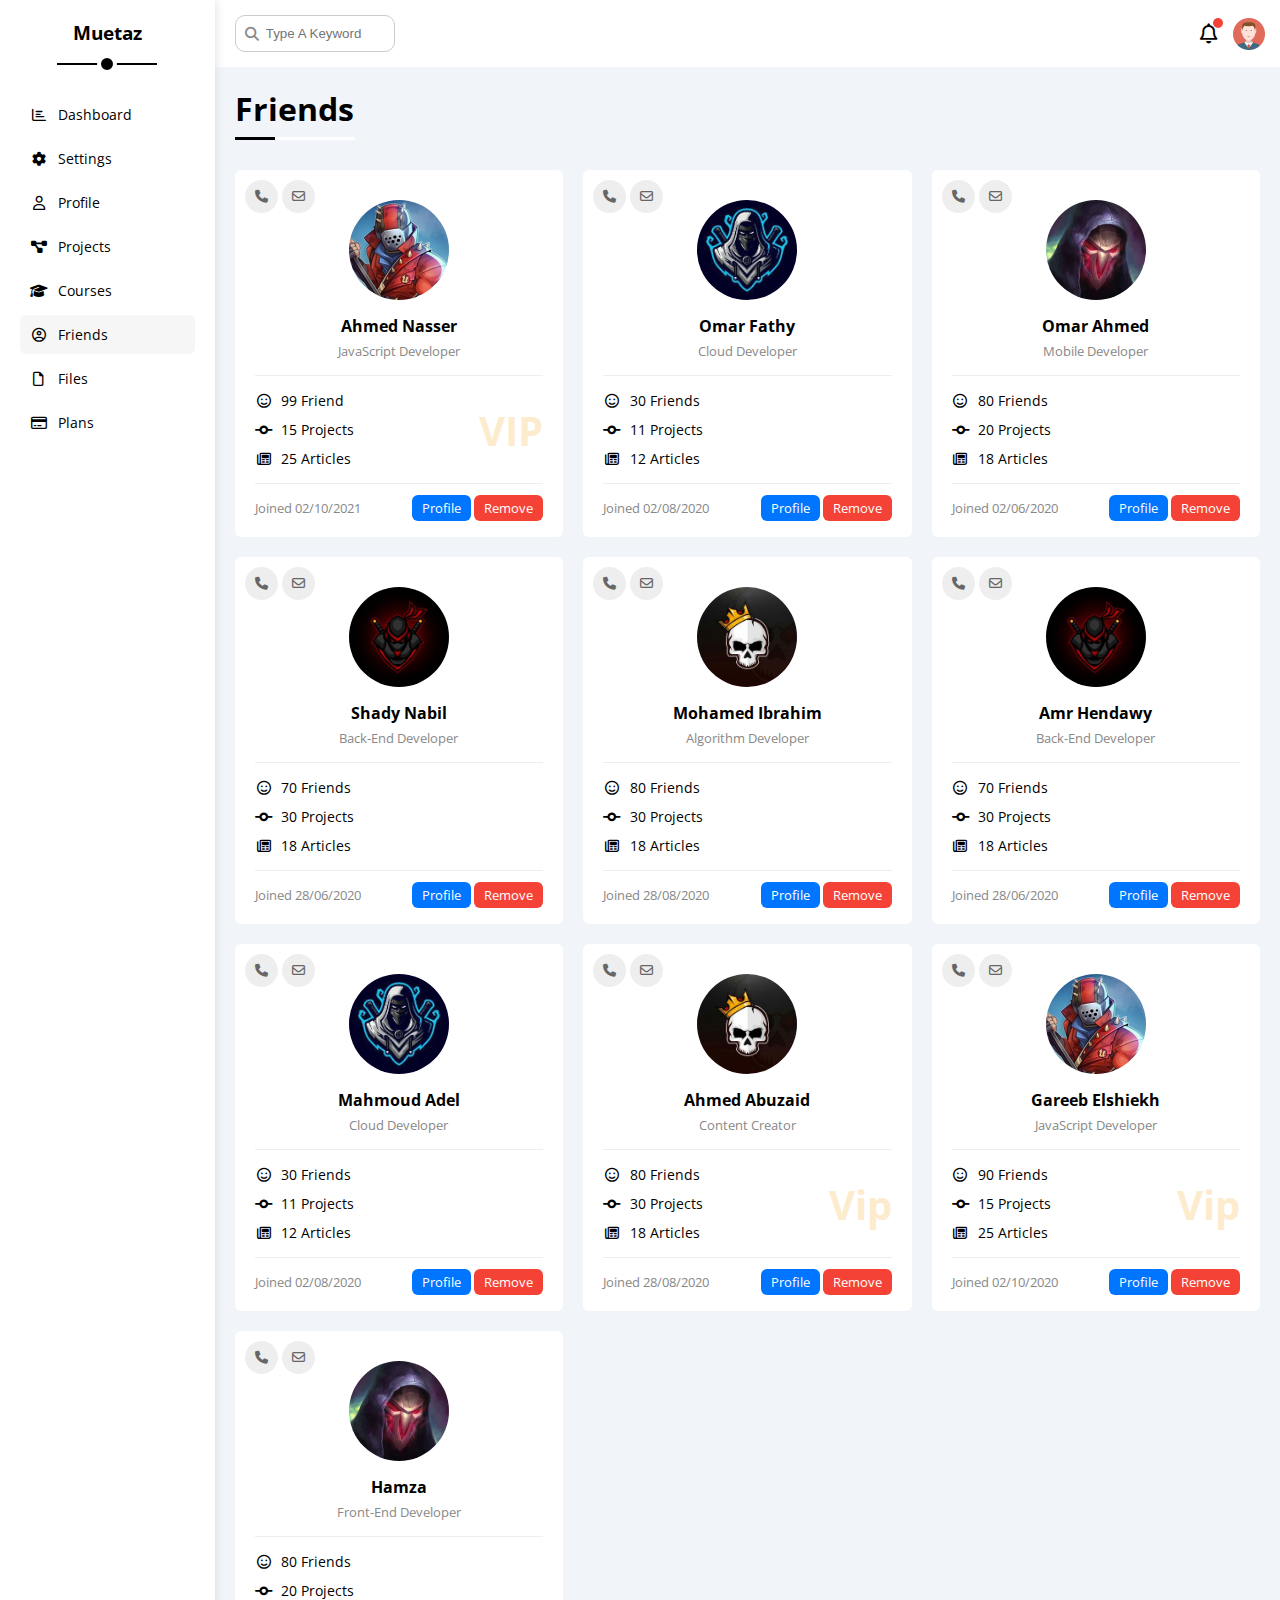
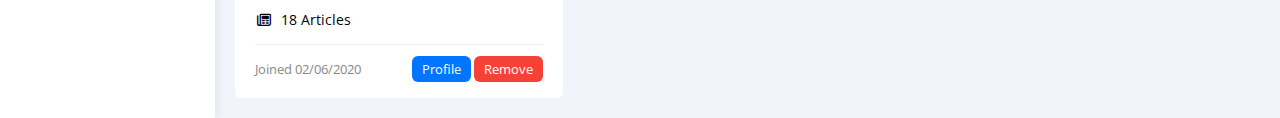
<file: friends.html>
<!DOCTYPE html>
<html lang="en">
<head>
    <meta charset="UTF-8">
    <meta http-equiv="X-UA-Compatible" content="IE=edge">
    <meta name="viewport" content="width=device-width, initial-scale=1.0">
    <title>Friends</title>
    <!-- Font Awsome -->
    <link rel="stylesheet" href="Css/all.min.css">
    <!-- main Css  -->
    <link rel="stylesheet" href="Css/framework.css">
    <link rel="stylesheet" href="Css/four.css">
    <!-- Google Fonts -->
    <link rel="preconnect" href="https://fonts.googleapis.com">
    <link rel="preconnect" href="https://fonts.gstatic.com" crossorigin>
    <link href="https://fonts.googleapis.com/css2?family=Open+Sans:wght@300;500&display=swap" rel="stylesheet">
</head>
<body>
    <div class="page d-flex">
        <div class="sidebar bg-white p-20 p-relative">
            <h3 class="p-relative txt-c mt-0">Muetaz</h3>
            <ul>
                <li>
                    <a class="d-flex align-center fs-14 c-black rad-6 p-10" href="index.html">   
                        <i class="fa-regular fa-chart-bar fa-fw"></i>
                        <span>Dashboard</span>
                    </a>
                </li>
                <li>
                    <a class="d-flex align-center fs-14 c-black rad-6 p-10" href="settings.html">   
                        <i class="fa-solid fa-gear fa-fw"></i>
                        <span>Settings</span>
                    </a>     
                </li>
                <li>
                    <a class="d-flex align-center fs-14 c-black rad-6 p-10" href="profile.html">   
                        <i class="fa-regular fa-user fa-fw"></i>
                        <span>Profile</span>
                    </a>
                </li>
                <li>
                    <a class="d-flex align-center fs-14 c-black rad-6 p-10" href="projects.html">   
                        <i class="fa-solid fa-diagram-project fa-fw"></i>
                        <span>Projects</span>
                    </a>
                </li>
                <li>
                    <a class="d-flex align-center fs-14 c-black rad-6 p-10" href="courses.html">   
                        <i class="fa-solid fa-graduation-cap fa-fw"></i>
                        <span>Courses</span>
                    </a>
                </li>
                <li>
                    <a class="active d-flex align-center fs-14 c-black rad-6 p-10" href="friends.html">   
                        <i class="fa-regular fa-circle-user fa-fw"></i>
                        <span>Friends</span>
                    </a>
                </li>
                <li>
                    <a class="d-flex align-center fs-14 c-black rad-6 p-10" href="files.html">   
                        <i class="fa-regular fa-file fa-fw"></i>
                        <span>Files</span>
                    </a>
                </li>
                <li>
                    <a class="d-flex align-center fs-14 c-black rad-6 p-10" href="plans.html">   
                        <i class="fa-regular fa-credit-card fa-fw"></i>
                        <span>Plans</span>
                    </a>
                </li>
            </ul>
        </div>
        <div class="content w-full">
            <!-- Start Head  -->
            <div class="head bg-white p-15 between-flex">
                <div class="search p-relative">
                    <input class="p-10" type="search" placeholder="Type A Keyword">
                </div>
                <div class="icons d-flex align-center">
                    <span class="notification p-relative">
                        <i class="fa-regular fa-bell fa-lg"></i>
                    </span>
                    <img src="images/avatar.png" alt="">
                </div>
            </div> 
            <!-- End Head  -->
            <h1 class="p-relative">Friends</h1>
        <div class="friends-page d-grid m-20 gap-20">
          <div class="friend bg-white rad-6 p-20 p-relative">
            <div class="contact">
              <i class="fa-solid fa-phone"></i>
              <i class="fa-regular fa-envelope"></i>
            </div>
            <div class="txt-c">
              <img class="rad-half mt-10 mb-10 w-100 h-100" src="images/friend-01.jpg" alt="" />
              <h4 class="m-0">Ahmed Nasser</h4>
              <p class="c-grey fs-13 mt-5 mb-0">JavaScript Developer</p>
            </div>
            <div class="icons fs-14 p-relative">
              <div class="mb-10">
                <i class="fa-regular fa-face-smile fa-fw"></i>
                <span>99 Friend</span>
              </div>
              <div class="mb-10">
                <i class="fa-solid fa-code-commit fa-fw"></i>
                <span>15 Projects</span>
              </div>
              <div>
                <i class="fa-regular fa-newspaper fa-fw"></i>
                <span>25 Articles</span>
              </div>
              <span class="vip fw-bold c-orange">VIP</span>
            </div>
            <div class="info between-flex fs-13">
              <span class="c-grey">Joined 02/10/2021</span>
              <div>
                <a class="bg-blue c-white btn-shape" href="profile.html">Profile</a>
                <a class="bg-red c-white btn-shape" href="#">Remove</a>
              </div>
            </div>
          </div>
          <div class="friend bg-white rad-6 p-20 p-relative">
            <div class="contact">
              <i class="fa-solid fa-phone"></i>
              <i class="fa-regular fa-envelope"></i>
            </div>
            <div class="txt-c">
              <img class="rad-half mt-10 mb-10 w-100 h-100" src="images/friend-02.jpg" alt="" />
              <h4 class="m-0">Omar Fathy</h4>
              <p class="c-grey fs-13 mt-5 mb-0">Cloud Developer</p>
            </div>
            <div class="icons fs-14 p-relative">
              <div class="mb-10">
                <i class="fa-regular fa-face-smile fa-fw"></i>
                <span>30 Friends</span>
              </div>
              <div class="mb-10">
                <i class="fa-solid fa-code-commit fa-fw"></i>
                <span>11 Projects</span>
              </div>
              <div>
                <i class="fa-regular fa-newspaper fa-fw"></i>
                <span>12 Articles</span>
              </div>
            </div>
            <div class="info between-flex fs-13">
              <span class="c-grey">Joined 02/08/2020</span>
              <div>
                <a class="bg-blue c-white btn-shape" href="profile.html">Profile</a>
                <a class="bg-red c-white btn-shape" href="">Remove</a>
              </div>
            </div>
          </div>
          <div class="friend bg-white rad-6 p-20 p-relative">
            <div class="contact">
              <i class="fa-solid fa-phone"></i>
              <i class="fa-regular fa-envelope"></i>
            </div>
            <div class="txt-c">
              <img class="rad-half mt-10 mb-10 w-100 h-100" src="images/friend-03.jpg" alt="" />
              <h4 class="m-0">Omar Ahmed</h4>
              <p class="c-grey fs-13 mt-5 mb-0">Mobile Developer</p>
            </div>
            <div class="icons fs-14 p-relative">
              <div class="mb-10">
                <i class="fa-regular fa-face-smile fa-fw"></i>
                <span>80 Friends</span>
              </div>
              <div class="mb-10">
                <i class="fa-solid fa-code-commit fa-fw"></i>
                <span>20 Projects</span>
              </div>
              <div>
                <i class="fa-regular fa-newspaper fa-fw"></i>
                <span>18 Articles</span>
              </div>
            </div>
            <div class="info between-flex fs-13">
              <span class="c-grey">Joined 02/06/2020</span>
              <div>
                <a class="bg-blue c-white btn-shape" href="profile.html">Profile</a>
                <a class="bg-red c-white btn-shape" href="">Remove</a>
              </div>
            </div>
          </div>
          <div class="friend bg-white rad-6 p-20 p-relative">
            <div class="contact">
              <i class="fa-solid fa-phone"></i>
              <i class="fa-regular fa-envelope"></i>
            </div>
            <div class="txt-c">
              <img class="rad-half mt-10 mb-10 w-100 h-100" src="images/friend-04.jpg" alt="" />
              <h4 class="m-0">Shady Nabil</h4>
              <p class="c-grey fs-13 mt-5 mb-0">Back-End Developer</p>
            </div>
            <div class="icons fs-14 p-relative">
              <div class="mb-10">
                <i class="fa-regular fa-face-smile fa-fw"></i>
                <span>70 Friends</span>
              </div>
              <div class="mb-10">
                <i class="fa-solid fa-code-commit fa-fw"></i>
                <span>30 Projects</span>
              </div>
              <div>
                <i class="fa-regular fa-newspaper fa-fw"></i>
                <span>18 Articles</span>
              </div>
            </div>
            <div class="info between-flex fs-13">
              <span class="c-grey">Joined 28/06/2020</span>
              <div>
                <a class="bg-blue c-white btn-shape" href="profile.html">Profile</a>
                <a class="bg-red c-white btn-shape" href="">Remove</a>
              </div>
            </div>
          </div>
          <div class="friend bg-white rad-6 p-20 p-relative">
            <div class="contact">
              <i class="fa-solid fa-phone"></i>
              <i class="fa-regular fa-envelope"></i>
            </div>
            <div class="txt-c">
              <img class="rad-half mt-10 mb-10 w-100 h-100" src="images/friend-05.jpg" alt="" />
              <h4 class="m-0">Mohamed Ibrahim</h4>
              <p class="c-grey fs-13 mt-5 mb-0">Algorithm Developer</p>
            </div>
            <div class="icons fs-14 p-relative">
              <div class="mb-10">
                <i class="fa-regular fa-face-smile fa-fw"></i>
                <span>80 Friends</span>
              </div>
              <div class="mb-10">
                <i class="fa-solid fa-code-commit fa-fw"></i>
                <span>30 Projects</span>
              </div>
              <div>
                <i class="fa-regular fa-newspaper fa-fw"></i>
                <span>18 Articles</span>
              </div>
            </div>
            <div class="info between-flex fs-13">
              <span class="c-grey">Joined 28/08/2020</span>
              <div>
                <a class="bg-blue c-white btn-shape" href="profile.html">Profile</a>
                <a class="bg-red c-white btn-shape" href="">Remove</a>
              </div>
            </div>
          </div>
          <div class="friend bg-white rad-6 p-20 p-relative">
            <div class="contact">
              <i class="fa-solid fa-phone"></i>
              <i class="fa-regular fa-envelope"></i>
            </div>
            <div class="txt-c">
              <img class="rad-half mt-10 mb-10 w-100 h-100" src="images/friend-04.jpg" alt="" />
              <h4 class="m-0">Amr Hendawy</h4>
              <p class="c-grey fs-13 mt-5 mb-0">Back-End Developer</p>
            </div>
            <div class="icons fs-14 p-relative">
              <div class="mb-10">
                <i class="fa-regular fa-face-smile fa-fw"></i>
                <span>70 Friends</span>
              </div>
              <div class="mb-10">
                <i class="fa-solid fa-code-commit fa-fw"></i>
                <span>30 Projects</span>
              </div>
              <div>
                <i class="fa-regular fa-newspaper fa-fw"></i>
                <span>18 Articles</span>
              </div>
            </div>
            <div class="info between-flex fs-13">
              <span class="c-grey">Joined 28/06/2020</span>
              <div>
                <a class="bg-blue c-white btn-shape" href="profile.html">Profile</a>
                <a class="bg-red c-white btn-shape" href="">Remove</a>
              </div>
            </div>
          </div>
          <div class="friend bg-white rad-6 p-20 p-relative">
            <div class="contact">
              <i class="fa-solid fa-phone"></i>
              <i class="fa-regular fa-envelope"></i>
            </div>
            <div class="txt-c">
              <img class="rad-half mt-10 mb-10 w-100 h-100" src="images/friend-02.jpg" alt="" />
              <h4 class="m-0">Mahmoud Adel</h4>
              <p class="c-grey fs-13 mt-5 mb-0">Cloud Developer</p>
            </div>
            <div class="icons fs-14 p-relative">
              <div class="mb-10">
                <i class="fa-regular fa-face-smile fa-fw"></i>
                <span>30 Friends</span>
              </div>
              <div class="mb-10">
                <i class="fa-solid fa-code-commit fa-fw"></i>
                <span>11 Projects</span>
              </div>
              <div>
                <i class="fa-regular fa-newspaper fa-fw"></i>
                <span>12 Articles</span>
              </div>
            </div>
            <div class="info between-flex fs-13">
              <span class="c-grey">Joined 02/08/2020</span>
              <div>
                <a class="bg-blue c-white btn-shape" href="profile.html">Profile</a>
                <a class="bg-red c-white btn-shape" href="">Remove</a>
              </div>
            </div>
          </div>
          <div class="friend bg-white rad-6 p-20 p-relative">
            <div class="contact">
              <i class="fa-solid fa-phone"></i>
              <i class="fa-regular fa-envelope"></i>
            </div>
            <div class="txt-c">
              <img class="rad-half mt-10 mb-10 w-100 h-100" src="images/friend-05.jpg" alt="" />
              <h4 class="m-0">Ahmed Abuzaid</h4>
              <p class="c-grey fs-13 mt-5 mb-0">Content Creator</p>
            </div>
            <div class="icons fs-14 p-relative">
              <div class="mb-10">
                <i class="fa-regular fa-face-smile fa-fw"></i>
                <span>80 Friends</span>
              </div>
              <div class="mb-10">
                <i class="fa-solid fa-code-commit fa-fw"></i>
                <span>30 Projects</span>
              </div>
              <div>
                <i class="fa-regular fa-newspaper fa-fw"></i>
                <span>18 Articles</span>
              </div>
              <span class="vip fw-bold c-orange">Vip</span>
            </div>
            <div class="info between-flex fs-13">
              <span class="c-grey">Joined 28/08/2020</span>
              <div>
                <a class="bg-blue c-white btn-shape" href="profile.html">Profile</a>
                <a class="bg-red c-white btn-shape" href="">Remove</a>
              </div>
            </div>
          </div>
          <div class="friend bg-white rad-6 p-20 p-relative">
            <div class="contact">
              <i class="fa-solid fa-phone"></i>
              <i class="fa-regular fa-envelope"></i>
            </div>
            <div class="txt-c">
              <img class="rad-half mt-10 mb-10 w-100 h-100" src="images/friend-01.jpg" alt="" />
              <h4 class="m-0">Gareeb Elshiekh</h4>
              <p class="c-grey fs-13 mt-5 mb-0">JavaScript Developer</p>
            </div>
            <div class="icons fs-14 p-relative">
              <div class="mb-10">
                <i class="fa-regular fa-face-smile fa-fw"></i>
                <span>90 Friends</span>
              </div>
              <div class="mb-10">
                <i class="fa-solid fa-code-commit fa-fw"></i>
                <span>15 Projects</span>
              </div>
              <div>
                <i class="fa-regular fa-newspaper fa-fw"></i>
                <span>25 Articles</span>
              </div>
              <span class="vip fw-bold c-orange">Vip</span>
            </div>
            <div class="info between-flex fs-13">
              <span class="c-grey">Joined 02/10/2020</span>
              <div>
                <a class="bg-blue c-white btn-shape" href="profile.html">Profile</a>
                <a class="bg-red c-white btn-shape" href="">Remove</a>
              </div>
            </div>
          </div>
          <div class="friend bg-white rad-6 p-20 p-relative">
            <div class="contact">
              <i class="fa-solid fa-phone"></i>
              <i class="fa-regular fa-envelope"></i>
            </div>
            <div class="txt-c">
              <img class="rad-half mt-10 mb-10 w-100 h-100" src="images/friend-03.jpg" alt="" />
              <h4 class="m-0">Hamza</h4>
              <p class="c-grey fs-13 mt-5 mb-0">Front-End Developer</p>
            </div>
            <div class="icons fs-14 p-relative">
              <div class="mb-10">
                <i class="fa-regular fa-face-smile fa-fw"></i>
                <span>80 Friends</span>
              </div>
              <div class="mb-10">
                <i class="fa-solid fa-code-commit fa-fw"></i>
                <span>20 Projects</span>
              </div>
              <div>
                <i class="fa-regular fa-newspaper fa-fw"></i>
                <span>18 Articles</span>
              </div>
            </div>
            <div class="info between-flex fs-13">
              <span class="c-grey">Joined 02/06/2020</span>
              <div>
                <a class="bg-blue c-white btn-shape" href="profile.html">Profile</a>
                <a class="bg-red c-white btn-shape" href="">Remove</a>
              </div>
            </div>
          </div>
        </div>
      </div>
    </div>
  </body>
</html>
</file>
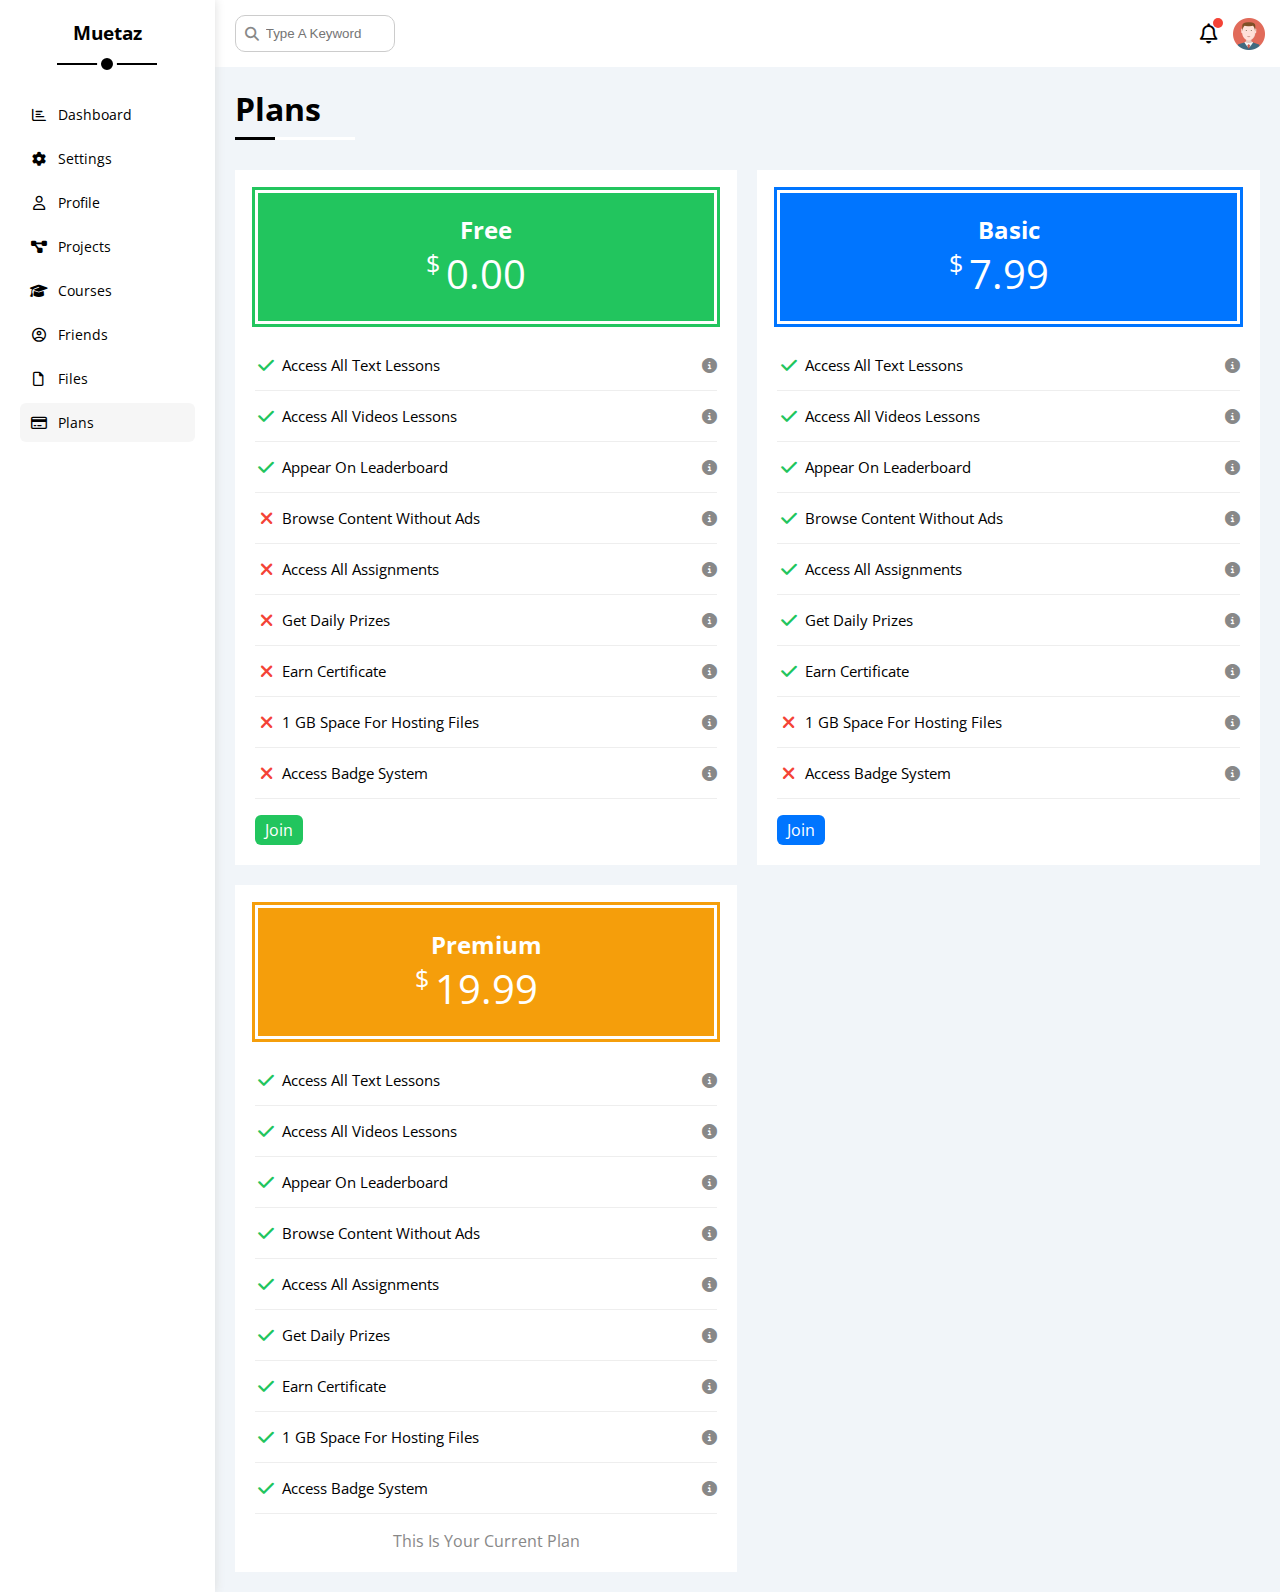
<file: plans.html>
<!DOCTYPE html>
<html lang="en">
<head>
    <meta charset="UTF-8">
    <meta http-equiv="X-UA-Compatible" content="IE=edge">
    <meta name="viewport" content="width=device-width, initial-scale=1.0">
    <title>Plans</title>
    <!-- Font Awsome -->
    <link rel="stylesheet" href="Css/all.min.css">
    <!-- main Css  -->
    <link rel="stylesheet" href="Css/framework.css">
    <link rel="stylesheet" href="Css/four.css">
    <!-- Google Fonts -->
    <link rel="preconnect" href="https://fonts.googleapis.com">
    <link rel="preconnect" href="https://fonts.gstatic.com" crossorigin>
    <link href="https://fonts.googleapis.com/css2?family=Open+Sans:wght@300;500&display=swap" rel="stylesheet">
</head>
<body>
    <div class="page d-flex">
        <div class="sidebar bg-white p-20 p-relative">
            <h3 class="p-relative txt-c mt-0">Muetaz</h3>
            <ul>
                <li>
                    <a class="d-flex align-center fs-14 c-black rad-6 p-10" href="index.html">   
                        <i class="fa-regular fa-chart-bar fa-fw"></i>
                        <span>Dashboard</span>
                    </a>
                </li>
                <li>
                    <a class="d-flex align-center fs-14 c-black rad-6 p-10" href="settings.html">   
                        <i class="fa-solid fa-gear fa-fw"></i>
                        <span>Settings</span>
                    </a>     
                </li>
                <li>
                    <a class="d-flex align-center fs-14 c-black rad-6 p-10" href="profile.html">   
                        <i class="fa-regular fa-user fa-fw"></i>
                        <span>Profile</span>
                    </a>
                </li>
                <li>
                    <a class="d-flex align-center fs-14 c-black rad-6 p-10" href="projects.html">   
                        <i class="fa-solid fa-diagram-project fa-fw"></i>
                        <span>Projects</span>
                    </a>
                </li>
                <li>
                    <a class="d-flex align-center fs-14 c-black rad-6 p-10" href="courses.html">   
                        <i class="fa-solid fa-graduation-cap fa-fw"></i>
                        <span>Courses</span>
                    </a>
                </li>
                <li>
                    <a class="d-flex align-center fs-14 c-black rad-6 p-10" href="friends.html">   
                        <i class="fa-regular fa-circle-user fa-fw"></i>
                        <span>Friends</span>
                    </a>
                </li>
                <li>
                    <a class="d-flex align-center fs-14 c-black rad-6 p-10" href="files.html">   
                        <i class="fa-regular fa-file fa-fw"></i>
                        <span>Files</span>
                    </a>
                </li>
                <li>
                    <a class="active d-flex align-center fs-14 c-black rad-6 p-10" href="plans.html">   
                        <i class="fa-regular fa-credit-card fa-fw"></i>
                        <span>Plans</span>
                    </a>
                </li>
            </ul>
        </div>
        <div class="content w-full">
            <!-- Start Head  -->
            <div class="head bg-white p-15 between-flex">
                <div class="search p-relative">
                    <input class="p-10" type="search" placeholder="Type A Keyword">
                </div>
                <div class="icons d-flex align-center">
                    <span class="notification p-relative">
                        <i class="fa-regular fa-bell fa-lg"></i>
                    </span>
                    <img src="images/avatar.png" alt="">
                </div>
            </div> 
            <!-- End Head  -->
            <h1 class="p-relative">Plans</h1>
                <div class="plans-page d-grid m-20 gap-20">
                    <div class="plan bg-white p-20 green">
                        <div class="top bg-green txt-c p-20">
                            <h2 class="m-0 c-white">Free</h2>
                            <div class="price c-white"><span>$</span>0.00</div>
                        </div>
                        <ul>
                            <li>
                                <i class="fa-solid fa-check fa-fw yes"></i>
                                <span>Access All Text Lessons</span>
                                <i class="fa-solid fa-circle-info help"></i>
                            </li>
                            <li>
                                <i class="fa-solid fa-check fa-fw yes"></i>
                                <span>Access All Videos Lessons</span>
                                <i class="fa-solid fa-circle-info help"></i>
                            </li>
                            <li>
                                <i class="fa-solid fa-check fa-fw yes"></i>
                                <span>Appear On Leaderboard</span>
                                <i class="fa-solid fa-circle-info help"></i>
                            </li>
                            <li>
                                <i class="fa-solid fa-xmark fa-fw"></i>
                                <span>Browse Content Without Ads</span>
                                <i class="fa-solid fa-circle-info help"></i>
                            </li>
                            <li>
                                <i class="fa-solid fa-xmark fa-fw"></i>
                                <span>Access All Assignments</span>
                                <i class="fa-solid fa-circle-info help"></i>
                            </li>
                            <li>
                                <i class="fa-solid fa-xmark fa-fw"></i>
                                <span>Get Daily Prizes</span>
                                <i class="fa-solid fa-circle-info help"></i>
                            </li>
                            <li>
                                <i class="fa-solid fa-xmark fa-fw"></i>
                                <span>Earn Certificate</span>
                                <i class="fa-solid fa-circle-info help"></i>
                            </li>
                            <li>
                                <i class="fa-solid fa-xmark fa-fw"></i>
                                <span>1 GB Space For Hosting Files</span>
                                <i class="fa-solid fa-circle-info help"></i>
                            </li>
                            <li>
                                <i class="fa-solid fa-xmark fa-fw"></i>
                                <span>Access Badge System</span>
                                <i class="fa-solid fa-circle-info help"></i>
                            </li>
                        </ul>
                        <a class="bg-green c-white btn-shape d-block w-fit" href="#">Join</a>
                    </div>
                    <div class="plan bg-white p-20 blue">
                        <div class="top bg-green txt-c p-20">
                            <h2 class="m-0 c-white">Basic</h2>
                            <div class="price c-white"><span>$</span>7.99</div>
                        </div>
                        <ul>
                            <li>
                                <i class="fa-solid fa-check fa-fw yes"></i>
                                <span>Access All Text Lessons</span>
                                <i class="fa-solid fa-circle-info help"></i>
                            </li>
                            <li>
                                <i class="fa-solid fa-check fa-fw yes"></i>
                                <span>Access All Videos Lessons</span>
                                <i class="fa-solid fa-circle-info help"></i>
                            </li>
                            <li>
                                <i class="fa-solid fa-check fa-fw yes"></i>
                                <span>Appear On Leaderboard</span>
                                <i class="fa-solid fa-circle-info help"></i>
                            </li>
                            <li>
                                <i class="fa-solid fa-check fa-fw yes"></i>
                                <span>Browse Content Without Ads</span>
                                <i class="fa-solid fa-circle-info help"></i>
                            </li>
                            <li>
                                <i class="fa-solid fa-check fa-fw yes"></i>
                                <span>Access All Assignments</span>
                                <i class="fa-solid fa-circle-info help"></i>
                            </li>
                            <li>
                                <i class="fa-solid fa-check fa-fw yes"></i>
                                <span>Get Daily Prizes</span>
                                <i class="fa-solid fa-circle-info help"></i>
                            </li>
                            <li>
                                <i class="fa-solid fa-check fa-fw yes"></i>
                                <span>Earn Certificate</span>
                                <i class="fa-solid fa-circle-info help"></i>
                            </li>
                            <li>
                                <i class="fa-solid fa-xmark fa-fw"></i>
                                <span>1 GB Space For Hosting Files</span>
                                <i class="fa-solid fa-circle-info help"></i>
                            </li>
                            <li>
                                <i class="fa-solid fa-xmark fa-fw"></i>
                                <span>Access Badge System</span>
                                <i class="fa-solid fa-circle-info help"></i>
                            </li>
                        </ul>
                        <a class="bg-blue c-white btn-shape d-block w-fit" href="#">Join</a>
                    </div>
                    <div class="plan bg-white p-20 orange">
                        <div class="top bg-green txt-c p-20">
                            <h2 class="m-0 c-white">Premium</h2>
                            <div class="price c-white"><span>$</span>19.99</div>
                        </div>
                        <ul>
                            <li>
                                <i class="fa-solid fa-check fa-fw yes"></i>
                                <span>Access All Text Lessons</span>
                                <i class="fa-solid fa-circle-info help"></i>
                            </li>
                            <li>
                                <i class="fa-solid fa-check fa-fw yes"></i>
                                <span>Access All Videos Lessons</span>
                                <i class="fa-solid fa-circle-info help"></i>
                            </li>
                            <li>
                                <i class="fa-solid fa-check fa-fw yes"></i>
                                <span>Appear On Leaderboard</span>
                                <i class="fa-solid fa-circle-info help"></i>
                            </li>
                            <li>
                                <i class="fa-solid fa-check fa-fw yes"></i>
                                <span>Browse Content Without Ads</span>
                                <i class="fa-solid fa-circle-info help"></i>
                            </li>
                            <li>
                                <i class="fa-solid fa-check fa-fw yes"></i>
                                <span>Access All Assignments</span>
                                <i class="fa-solid fa-circle-info help"></i>
                            </li>
                            <li>
                                <i class="fa-solid fa-check fa-fw yes"></i>
                                <span>Get Daily Prizes</span>
                                <i class="fa-solid fa-circle-info help"></i>
                            </li>
                            <li>
                                <i class="fa-solid fa-check fa-fw yes"></i>
                                <span>Earn Certificate</span>
                                <i class="fa-solid fa-circle-info help"></i>
                            </li>
                            <li>
                                <i class="fa-solid fa-check fa-fw yes"></i>
                                <span>1 GB Space For Hosting Files</span>
                                <i class="fa-solid fa-circle-info help"></i>
                            </li>
                            <li>
                                <i class="fa-solid fa-check fa-fw yes"></i>
                                <span>Access Badge System</span>
                                <i class="fa-solid fa-circle-info help"></i>
                            </li>
                        </ul>
                        <p class="c-grey txt-c m-0">This Is Your Current Plan</p>
                    </div>
                </div>
            </div>
        </div>
    </body>
</html>
</file>
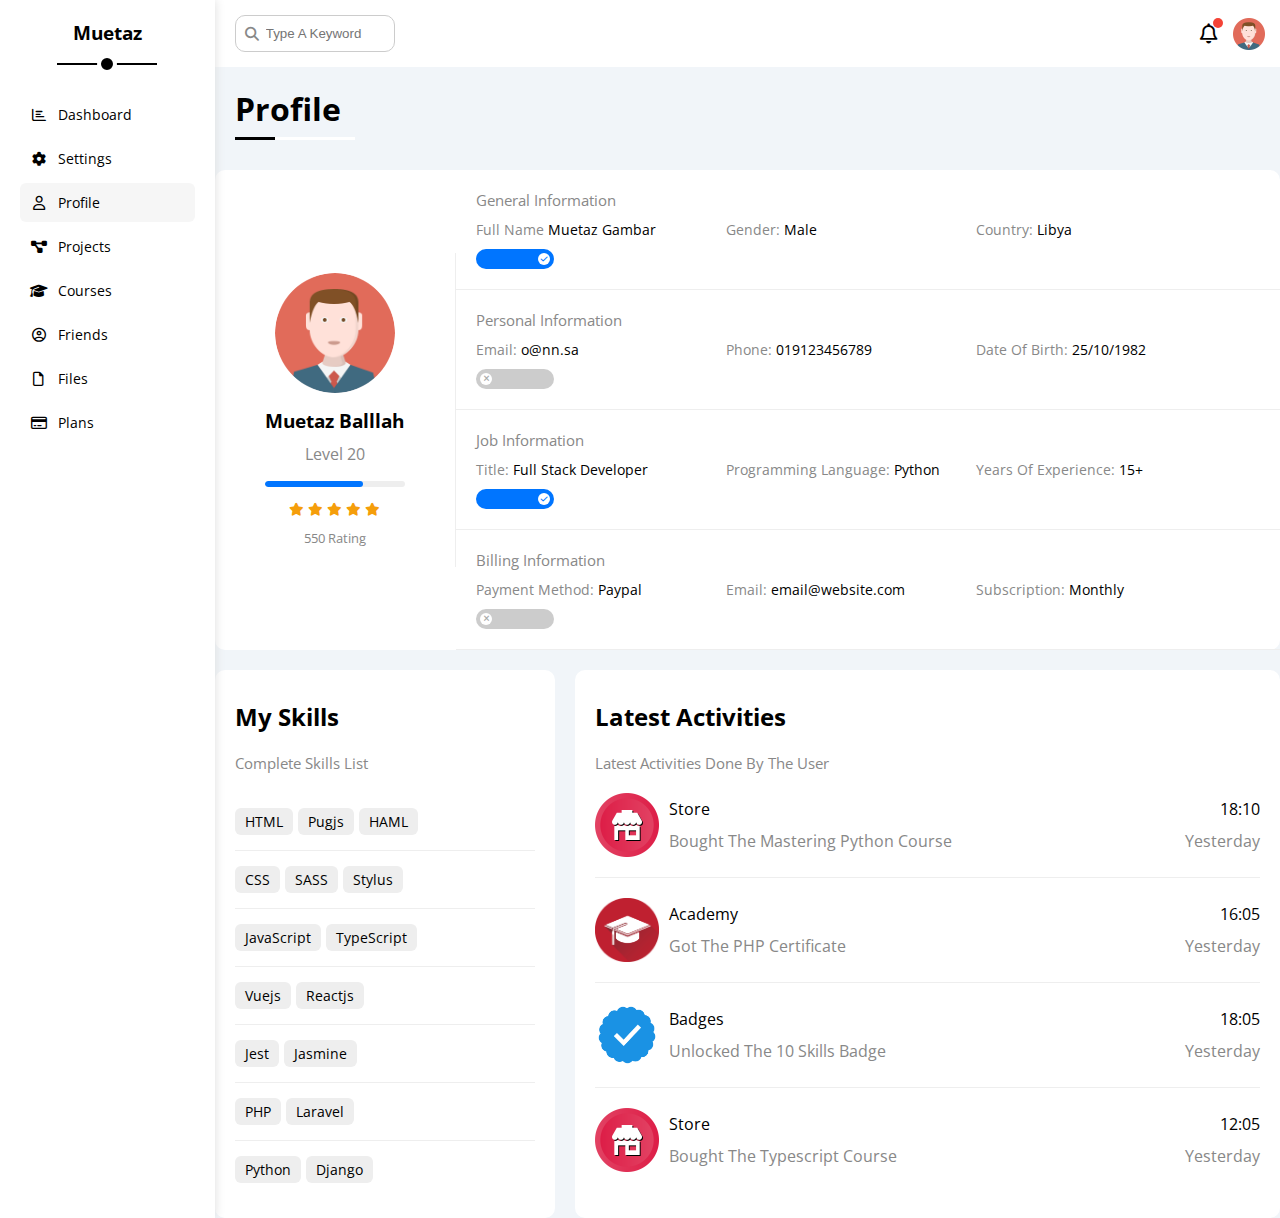
<file: profile.html>
<!DOCTYPE html>
<html lang="en">
<head>
    <meta charset="UTF-8">
    <meta http-equiv="X-UA-Compatible" content="IE=edge">
    <meta name="viewport" content="width=device-width, initial-scale=1.0">
    <title>Profile</title>
    <!-- Font Awsome -->
    <link rel="stylesheet" href="Css/all.min.css">
    <!-- main Css  -->
    <link rel="stylesheet" href="Css/framework.css">
    <link rel="stylesheet" href="Css/four.css">
    <!-- Google Fonts -->
    <link rel="preconnect" href="https://fonts.googleapis.com">
    <link rel="preconnect" href="https://fonts.gstatic.com" crossorigin>
    <link href="https://fonts.googleapis.com/css2?family=Open+Sans:wght@300;500&display=swap" rel="stylesheet">
</head>
<body>
    <div class="page d-flex">
        <div class="sidebar bg-white p-20 p-relative">
            <h3 class="p-relative txt-c mt-0">Muetaz</h3>
            <ul>
                <li>
                    <a class="d-flex align-center fs-14 c-black rad-6 p-10" href="index.html">   
                        <i class="fa-regular fa-chart-bar fa-fw"></i>
                        <span>Dashboard</span>
                    </a>
                </li>
                <li>
                    <a class=" d-flex align-center fs-14 c-black rad-6 p-10" href="settings.html">   
                        <i class="fa-solid fa-gear fa-fw"></i>
                        <span>Settings</span>
                    </a>     
                </li>
                <li>
                    <a class="active d-flex align-center fs-14 c-black rad-6 p-10" href="profile.html">   
                        <i class="fa-regular fa-user fa-fw"></i>
                        <span>Profile</span>
                    </a>
                </li>
                <li>
                    <a class="d-flex align-center fs-14 c-black rad-6 p-10" href="projects.html">   
                        <i class="fa-solid fa-diagram-project fa-fw"></i>
                        <span>Projects</span>
                    </a>
                </li>
                <li>
                    <a class="d-flex align-center fs-14 c-black rad-6 p-10" href="courses.html">   
                        <i class="fa-solid fa-graduation-cap fa-fw"></i>
                        <span>Courses</span>
                    </a>
                </li>
                <li>
                    <a class="d-flex align-center fs-14 c-black rad-6 p-10" href="friends.html">   
                        <i class="fa-regular fa-circle-user fa-fw"></i>
                        <span>Friends</span>
                    </a>
                </li>
                <li>
                    <a class="d-flex align-center fs-14 c-black rad-6 p-10" href="files.html">   
                        <i class="fa-regular fa-file fa-fw"></i>
                        <span>Files</span>
                    </a>
                </li>
                <li>
                    <a class="d-flex align-center fs-14 c-black rad-6 p-10" href="plans.html">   
                        <i class="fa-regular fa-credit-card fa-fw"></i>
                        <span>Plans</span>
                    </a>
                </li>
            </ul>
        </div>
        <div class="content w-full">
            <!-- Start Head  -->
            <div class="head bg-white p-15 between-flex">
                <div class="search p-relative">
                    <input class="p-10" type="search" placeholder="Type A Keyword">
                </div>
                <div class="icons d-flex align-center">
                    <span class="notification p-relative">
                        <i class="fa-regular fa-bell fa-lg"></i>
                    </span>
                    <img src="images/avatar.png" alt="">
                </div>
            </div> 
            <!-- End Head  -->
            <h1 class="p-relative">Profile</h1>
            <div class="profile-page m20">
                <!-- Start Overviem -->
                <div class="overviem bg-white rad-10 d-flex align-center">
                    <div class="avatar-box txt-c p-20">
                        <img class="rad-half mb-10" src="images/avatar.png" alt="">
                        <h3 class="m-0">Muetaz Balllah</h3>
                        <p class="c-grey mt-10">Level 20</p>
                        <div class="level rad-6 bg-eee p-relative">
                            <span style="width:70%"></span>
                        </div>
                        <div class="rating mt-10 mb-10">
                            <i class="fa-solid fa-star c-orange fs-13"></i>
                            <i class="fa-solid fa-star c-orange fs-13"></i>
                            <i class="fa-solid fa-star c-orange fs-13"></i>
                            <i class="fa-solid fa-star c-orange fs-13"></i>
                            <i class="fa-solid fa-star c-orange fs-13"></i>
                        </div>
                        <p class="c-grey m-0 fs-13">550 Rating</p>
                    </div>
                    <div class="info-box w-full txt-c-mobile">
                        <!-- Start Information Box -->
                        <div class="box p-20 d-flex align-cetner">
                            <h4 class="c-grey fs-15 m-0 w-full">General Information</h4>
                            <div class="fs-14">
                                <span class="c-grey">Full Name</span>
                                <span>Muetaz Gambar</span>
                            </div>
                            <div class="fs-14">
                                <span class="c-grey">Gender: </span>
                                <span>Male</span>
                            </div>
                            <div class="fs-14">
                                <span class="c-grey">Country:</span>
                                <span>Libya</span>
                            </div>
                            <div class="fs-14">
                                <label>
                                    <input class="toggle-checkbox" type="checkbox" checked />
                                    <div class="toggle-switch"> </div>
                                </label>
                            </div>
                        </div>
                        <div class="box p-20 d-flex align-cetner">
                            <h4 class="c-grey fs-15 m-0 w-full">Personal Information</h4>
                            <div class="fs-14">
                                <span class="c-grey">Email: </span>
                                <span>o@nn.sa</span>
                            </div>
                            <div class="fs-14">
                                <span class="c-grey">Phone: </span>
                                <span>019123456789</span>
                            </div>
                            <div class="fs-14">
                                <span class="c-grey">Date Of Birth: </span>
                                <span>25/10/1982</span>
                            </div>
                            <div class="fs-14">
                                <label>
                                    <input class="toggle-checkbox" type="checkbox" />
                                    <div class="toggle-switch"> </div>
                                </label>
                            </div>
                        </div>
                        <div class="box p-20 d-flex align-cetner">
                            <h4 class="c-grey fs-15 m-0 w-full">Job Information</h4>
                            <div class="fs-14">
                                <span class="c-grey">Title: </span>
                                <span>Full Stack Developer</span>
                            </div>
                            <div class="fs-14">
                                <span class="c-grey">Programming Language: </span>
                                <span>Python</span>
                            </div>
                            <div class="fs-14">
                                <span class="c-grey">Years Of Experience: </span>
                                <span>15+</span>
                            </div>
                            <div class="fs-14">
                                <label>
                                    <input class="toggle-checkbox" type="checkbox" checked />
                                    <div class="toggle-switch"> </div>
                                </label>
                            </div>
                        </div>
                        <div class="box p-20 d-flex align-cetner">
                            <h4 class="c-grey fs-15 m-0 w-full">Billing Information</h4>
                            <div class="fs-14">
                                <span class="c-grey">Payment Method: </span>
                                <span>Paypal</span>
                            </div>
                            <div class="fs-14">
                                <span class="c-grey">Email: </span>
                                <span>email@website.com</span>
                            </div>
                            <div class="fs-14">
                                <span class="c-grey">Subscription: </span>
                                <span>Monthly</span>
                            </div>
                            <div class="fs-14">
                                <label>
                                    <input class="toggle-checkbox" type="checkbox" />
                                    <div class="toggle-switch"> </div>
                                </label>
                            </div>
                        </div>
                        <!-- End Information Box -->
                    </div>
                </div>
                <!-- End Overviem -->
                <!-- Start Other Date  -->
                <div class="other-date d-flex gap-20">
                    <div class="skills-card p-20 bg-white rad-10 mt-20">
                        <h2 class="mt-0 mt-10">My Skills</h2>
                        <p class="mt-0 mb-20 c-grey fs-15">Complete Skills List</p>
                        <ul class="m-0 txt-c-mobile">
                            <li><span>HTML</span><span>Pugjs</span><span>HAML</span></li>
                            <li><span>CSS</span><span>SASS</span><span>Stylus</span></li>
                            <li><span>JavaScript</span><span>TypeScript</span></li>
                            <li><span>Vuejs</span><span>Reactjs</span></li>
                            <li><span>Jest</span><span>Jasmine</span></li>
                            <li><span>PHP</span><span>Laravel</span></li>
                            <li><span>Python</span><span>Django</span></li>
                        </ul>
                    </div>
                    <div class="activities p-20 bg-white rad-10 mt-20">
                        <h2 class="mt-0 mt-10">Latest Activities</h2>
                        <p class="mt-0 mb-20 c-grey fs-15">Latest Activities Done By The User</p>
                        <div class="activity d-flex align-center txt-c-mobile">
                            <img src="images/activity-01.png" alt="">
                            <div class="info">
                                <span class="d-block mb-10">Store</span>
                                <span class="c-grey">Bought The Mastering Python Course</span>
                            </div>
                            <div class="date">
                                <span class="d-block mb-10">18:10</span>
                                <span class="c-grey">Yesterday</span>
                            </div>
                        </div>
                        <div class="activity d-flex align-center txt-c-mobile">
                            <img src="images/activity-02.png" alt="">
                            <div class="info">
                                <span class="d-block mb-10">Academy</span>
                                <span class="c-grey">Got The PHP Certificate</span>
                            </div>
                            <div class="date">
                                <span class="d-block mb-10">16:05</span>
                                <span class="c-grey">Yesterday</span>
                            </div>
                        </div>
                        <div class="activity d-flex align-center txt-c-mobile">
                            <img src="images/activity-03.png" alt="">
                            <div class="info">
                                <span class="d-block mb-10">Badges</span>
                                <span class="c-grey">Unlocked The 10 Skills Badge</span>
                            </div>
                            <div class="date">
                                <span class="d-block mb-10">18:05</span>
                                <span class="c-grey">Yesterday</span>
                            </div>
                        </div>
                        <div class="activity d-flex align-center txt-c-mobile">
                            <img src="images/activity-01.png" alt="">
                            <div class="info">
                                <span class="d-block mb-10">Store</span>
                                <span class="c-grey">Bought The Typescript Course</span>
                            </div>
                            <div class="date">
                                <span class="d-block mb-10">12:05</span>
                                <span class="c-grey">Yesterday</span>
                            </div>
                        </div>
                    </div>
                </div>
                <!-- End Other Date  -->
            </div>
            
        </div>
    </div>
</body>
</html>
</file>
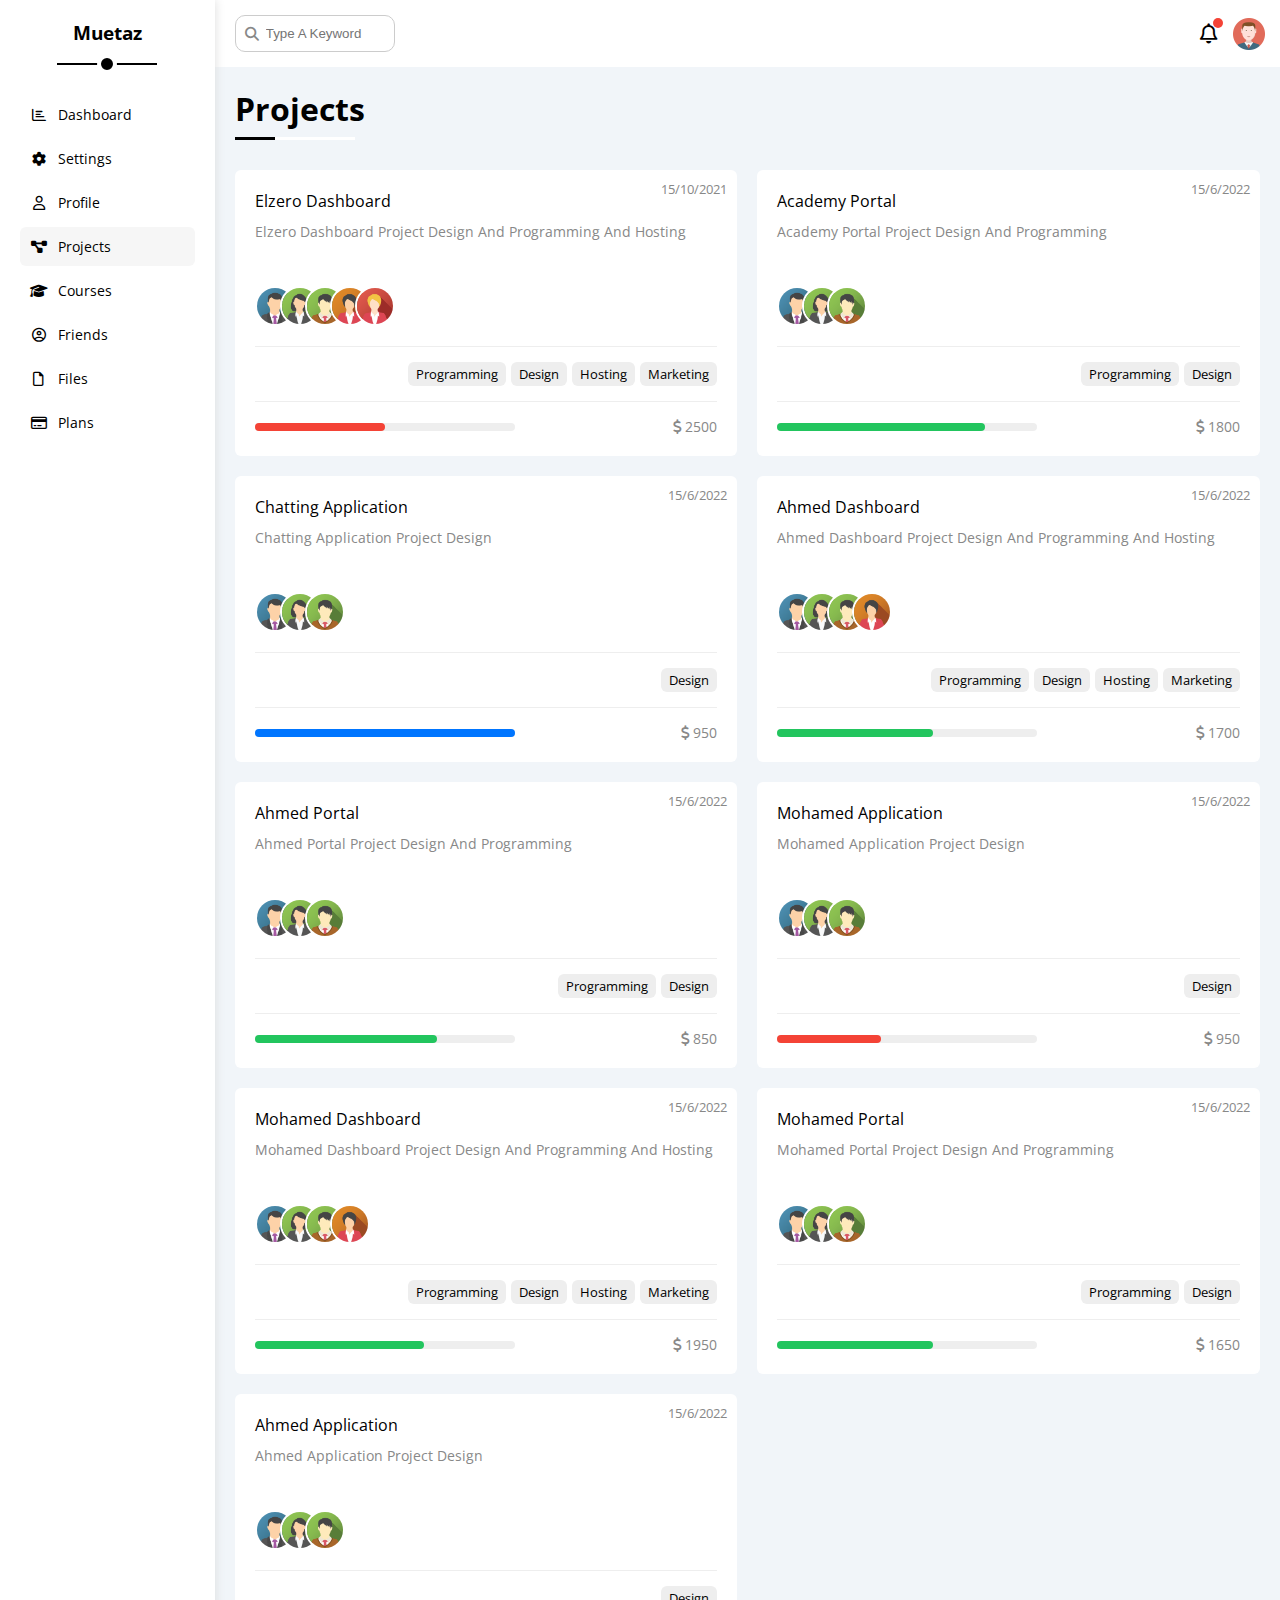
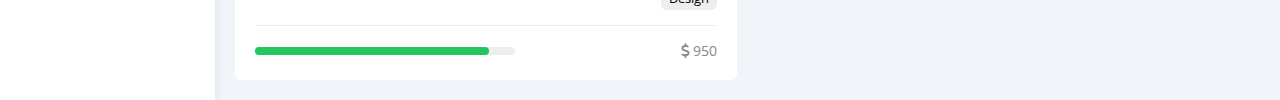
<file: projects.html>
<!DOCTYPE html>
<html lang="en">
<head>
    <meta charset="UTF-8">
    <meta http-equiv="X-UA-Compatible" content="IE=edge">
    <meta name="viewport" content="width=device-width, initial-scale=1.0">
    <title>Projects</title>
    <!-- Font Awsome -->
    <link rel="stylesheet" href="Css/all.min.css">
    <!-- main Css  -->
    <link rel="stylesheet" href="Css/framework.css">
    <link rel="stylesheet" href="Css/four.css">
    <!-- Google Fonts -->
    <link rel="preconnect" href="https://fonts.googleapis.com">
    <link rel="preconnect" href="https://fonts.gstatic.com" crossorigin>
    <link href="https://fonts.googleapis.com/css2?family=Open+Sans:wght@300;500&display=swap" rel="stylesheet">
</head>
<body>
    <div class="page d-flex">
        <div class="sidebar bg-white p-20 p-relative">
            <h3 class="p-relative txt-c mt-0">Muetaz</h3>
            <ul>
                <li>
                    <a class="d-flex align-center fs-14 c-black rad-6 p-10" href="index.html">   
                        <i class="fa-regular fa-chart-bar fa-fw"></i>
                        <span>Dashboard</span>
                    </a>
                </li>
                <li>
                    <a class="d-flex align-center fs-14 c-black rad-6 p-10" href="settings.html">   
                        <i class="fa-solid fa-gear fa-fw"></i>
                        <span>Settings</span>
                    </a>     
                </li>
                <li>
                    <a class="d-flex align-center fs-14 c-black rad-6 p-10" href="profile.html">   
                        <i class="fa-regular fa-user fa-fw"></i>
                        <span>Profile</span>
                    </a>
                </li>
                <li>
                    <a class="active d-flex align-center fs-14 c-black rad-6 p-10" href="projects.html">   
                        <i class="fa-solid fa-diagram-project fa-fw"></i>
                        <span>Projects</span>
                    </a>
                </li>
                <li>
                    <a class="d-flex align-center fs-14 c-black rad-6 p-10" href="courses.html">   
                        <i class="fa-solid fa-graduation-cap fa-fw"></i>
                        <span>Courses</span>
                    </a>
                </li>
                <li>
                    <a class="d-flex align-center fs-14 c-black rad-6 p-10" href="friends.html">   
                        <i class="fa-regular fa-circle-user fa-fw"></i>
                        <span>Friends</span>
                    </a>
                </li>
                <li>
                    <a class="d-flex align-center fs-14 c-black rad-6 p-10" href="files.html">   
                        <i class="fa-regular fa-file fa-fw"></i>
                        <span>Files</span>
                    </a>
                </li>
                <li>
                    <a class="d-flex align-center fs-14 c-black rad-6 p-10" href="plans.html">   
                        <i class="fa-regular fa-credit-card fa-fw"></i>
                        <span>Plans</span>
                    </a>
                </li>
            </ul>
        </div>
        <div class="content w-full">
            <!-- Start Head  -->
            <div class="head bg-white p-15 between-flex">
                <div class="search p-relative">
                    <input class="p-10" type="search" placeholder="Type A Keyword">
                </div>
                <div class="icons d-flex align-center">
                    <span class="notification p-relative">
                        <i class="fa-regular fa-bell fa-lg"></i>
                    </span>
                    <img src="images/avatar.png" alt="">
                </div>
            </div> 
            <!-- End Head  -->
            <h1 class="p-relative">Projects</h1>
            <div class="projects-page d-grid m-20 gap-20">
                <div class="project bg-white p-20 rad-6 p-relative">
                    <span class="date fs-13 c-grey">15/10/2021</span>
                    <h4 class="m-0">Elzero Dashboard</h4>
                    <p class="c-grey mt-10 mb-10 fs-14">Elzero Dashboard Project Design And Programming And Hosting</p>
                    <div class="team">
                      <a href="#"><img src="images/team-01.png" alt="" /></a>
                      <a href="#"><img src="images/team-02.png" alt="" /></a>
                      <a href="#"><img src="images/team-03.png" alt="" /></a>
                      <a href="#"><img src="images/team-04.png" alt="" /></a>
                      <a href="#"><img src="images/team-05.png" alt="" /></a>
                    </div>
                    <div class="do d-flex">
                      <span class="fs-13 rad-6 bg-eee">Programming</span>
                      <span class="fs-13 rad-6 bg-eee">Design</span>
                      <span class="fs-13 rad-6 bg-eee">Hosting</span>
                      <span class="fs-13 rad-6 bg-eee">Marketing</span>
                    </div>
                    <div class="info between-flex">
                      <div class="prog bg-eee">
                        <span class="bg-red" style="width: 50%"></span>
                      </div>
                      <div class="fs-14 c-grey">
                        <i class="fa-solid fa-dollar-sign"></i>
                        2500
                      </div>
                    </div>
                  </div>
                  <div class="project bg-white p-20 rad-6 p-relative">
                    <span class="date fs-13 c-grey">15/6/2022</span>
                    <h4 class="m-0">Academy Portal</h4>
                    <p class="c-grey mt-10 mb-10 fs-14">Academy Portal Project Design And Programming</p>
                    <div class="team">
                      <a href="#"><img src="images/team-01.png" alt="" /></a>
                      <a href="#"><img src="images/team-02.png" alt="" /></a>
                      <a href="#"><img src="images/team-03.png" alt="" /></a>
                    </div>
                    <div class="do d-flex">
                      <span class="fs-13 rad-6 bg-eee">Programming</span>
                      <span class="fs-13 rad-6 bg-eee">Design</span>
                    </div>
                    <div class="info between-flex">
                      <div class="prog bg-eee">
                        <span class="bg-green" style="width: 80%"></span>
                      </div>
                      <div class="fs-14 c-grey">
                        <i class="fa-solid fa-dollar-sign"></i>
                        1800
                      </div>
                    </div>
                  </div>
                  <div class="project bg-white p-20 rad-6 p-relative">
                    <span class="date fs-13 c-grey">15/6/2022</span>
                    <h4 class="m-0">Chatting Application</h4>
                    <p class="c-grey mt-10 mb-10 fs-14">Chatting Application Project Design</p>
                    <div class="team">
                      <a href="#"><img src="images/team-01.png" alt="" /></a>
                      <a href="#"><img src="images/team-02.png" alt="" /></a>
                      <a href="#"><img src="images/team-03.png" alt="" /></a>
                    </div>
                    <div class="do d-flex">
                      <span class="fs-13 rad-6 bg-eee">Design</span>
                    </div>
                    <div class="info between-flex">
                      <div class="prog bg-eee">
                        <span class="bg-blue" style="width: 100%"></span>
                      </div>
                      <div class="fs-14 c-grey">
                        <i class="fa-solid fa-dollar-sign"></i>
                        950
                      </div>
                    </div>
                  </div>
                  <div class="project bg-white p-20 rad-6 p-relative">
                    <span class="date fs-13 c-grey">15/6/2022</span>
                    <h4 class="m-0">Ahmed Dashboard</h4>
                    <p class="c-grey mt-10 mb-10 fs-14">Ahmed Dashboard Project Design And Programming And Hosting</p>
                    <div class="team">
                      <a href="#"><img src="images/team-01.png" alt="" /></a>
                      <a href="#"><img src="images/team-02.png" alt="" /></a>
                      <a href="#"><img src="images/team-03.png" alt="" /></a>
                      <a href="#"><img src="images/team-04.png" alt="" /></a>
                    </div>
                    <div class="do d-flex">
                      <span class="fs-13 rad-6 bg-eee">Programming</span>
                      <span class="fs-13 rad-6 bg-eee">Design</span>
                      <span class="fs-13 rad-6 bg-eee">Hosting</span>
                      <span class="fs-13 rad-6 bg-eee">Marketing</span>
                    </div>
                    <div class="info between-flex">
                      <div class="prog bg-eee">
                        <span class="bg-green" style="width: 60%"></span>
                      </div>
                      <div class="fs-14 c-grey">
                        <i class="fa-solid fa-dollar-sign"></i>
                        1700
                      </div>
                    </div>
                  </div>
                  <div class="project bg-white p-20 rad-6 p-relative">
                    <span class="date fs-13 c-grey">15/6/2022</span>
                    <h4 class="m-0">Ahmed Portal</h4>
                    <p class="c-grey mt-10 mb-10 fs-14">Ahmed Portal Project Design And Programming</p>
                    <div class="team">
                      <a href="#"><img src="images/team-01.png" alt="" /></a>
                      <a href="#"><img src="images/team-02.png" alt="" /></a>
                      <a href="#"><img src="images/team-03.png" alt="" /></a>
                    </div>
                    <div class="do d-flex">
                      <span class="fs-13 rad-6 bg-eee">Programming</span>
                      <span class="fs-13 rad-6 bg-eee">Design</span>
                    </div>
                    <div class="info between-flex">
                      <div class="prog bg-eee">
                        <span class="bg-green" style="width: 70%"></span>
                      </div>
                      <div class="fs-14 c-grey">
                        <i class="fa-solid fa-dollar-sign"></i>
                        850
                      </div>
                    </div>
                  </div>
                  <div class="project bg-white p-20 rad-6 p-relative">
                    <span class="date fs-13 c-grey">15/6/2022</span>
                    <h4 class="m-0">Mohamed Application</h4>
                    <p class="c-grey mt-10 mb-10 fs-14">Mohamed Application Project Design</p>
                    <div class="team">
                      <a href="#"><img src="images/team-01.png" alt="" /></a>
                      <a href="#"><img src="images/team-02.png" alt="" /></a>
                      <a href="#"><img src="images/team-03.png" alt="" /></a>
                    </div>
                    <div class="do d-flex">
                      <span class="fs-13 rad-6 bg-eee">Design</span>
                    </div>
                    <div class="info between-flex">
                      <div class="prog bg-eee">
                        <span class="bg-red" style="width: 40%"></span>
                      </div>
                      <div class="fs-14 c-grey">
                        <i class="fa-solid fa-dollar-sign"></i>
                        950
                      </div>
                    </div>
                  </div>
                  <div class="project bg-white p-20 rad-6 p-relative">
                    <span class="date fs-13 c-grey">15/6/2022</span>
                    <h4 class="m-0">Mohamed Dashboard</h4>
                    <p class="c-grey mt-10 mb-10 fs-14">Mohamed Dashboard Project Design And Programming And Hosting</p>
                    <div class="team">
                      <a href="#"><img src="images/team-01.png" alt="" /></a>
                      <a href="#"><img src="images/team-02.png" alt="" /></a>
                      <a href="#"><img src="images/team-03.png" alt="" /></a>
                      <a href="#"><img src="images/team-04.png" alt="" /></a>
                    </div>
                    <div class="do d-flex">
                      <span class="fs-13 rad-6 bg-eee">Programming</span>
                      <span class="fs-13 rad-6 bg-eee">Design</span>
                      <span class="fs-13 rad-6 bg-eee">Hosting</span>
                      <span class="fs-13 rad-6 bg-eee">Marketing</span>
                    </div>
                    <div class="info between-flex">
                      <div class="prog bg-eee">
                        <span class="bg-green" style="width: 65%"></span>
                      </div>
                      <div class="fs-14 c-grey">
                        <i class="fa-solid fa-dollar-sign"></i>
                        1950
                      </div>
                    </div>
                  </div>
                  <div class="project bg-white p-20 rad-6 p-relative">
                    <span class="date fs-13 c-grey">15/6/2022</span>
                    <h4 class="m-0">Mohamed Portal</h4>
                    <p class="c-grey mt-10 mb-10 fs-14">Mohamed Portal Project Design And Programming</p>
                    <div class="team">
                      <a href="#"><img src="images/team-01.png" alt="" /></a>
                      <a href="#"><img src="images/team-02.png" alt="" /></a>
                      <a href="#"><img src="images/team-03.png" alt="" /></a>
                    </div>
                    <div class="do d-flex">
                      <span class="fs-13 rad-6 bg-eee">Programming</span>
                      <span class="fs-13 rad-6 bg-eee">Design</span>
                    </div>
                    <div class="info between-flex">
                      <div class="prog bg-eee">
                        <span class="bg-green" style="width: 60%"></span>
                      </div>
                      <div class="fs-14 c-grey">
                        <i class="fa-solid fa-dollar-sign"></i>
                        1650
                      </div>
                    </div>
                  </div>
                  <div class="project bg-white p-20 rad-6 p-relative">
                    <span class="date fs-13 c-grey">15/6/2022</span>
                    <h4 class="m-0">Ahmed Application</h4>
                    <p class="c-grey mt-10 mb-10 fs-14">Ahmed Application Project Design</p>
                    <div class="team">
                      <a href="#"><img src="images/team-01.png" alt="" /></a>
                      <a href="#"><img src="images/team-02.png" alt="" /></a>
                      <a href="#"><img src="images/team-03.png" alt="" /></a>
                    </div>
                    <div class="do d-flex">
                      <span class="fs-13 rad-6 bg-eee">Design</span>
                    </div>
                    <div class="info between-flex">
                      <div class="prog bg-eee">
                        <span class="bg-green" style="width: 90%"></span>
                      </div>
                      <div class="fs-14 c-grey">
                        <i class="fa-solid fa-dollar-sign"></i>
                        950
                      </div>
                    </div>
                    </div>
                </div>
            </div>
        </div>
    </body>
</html>
</file>
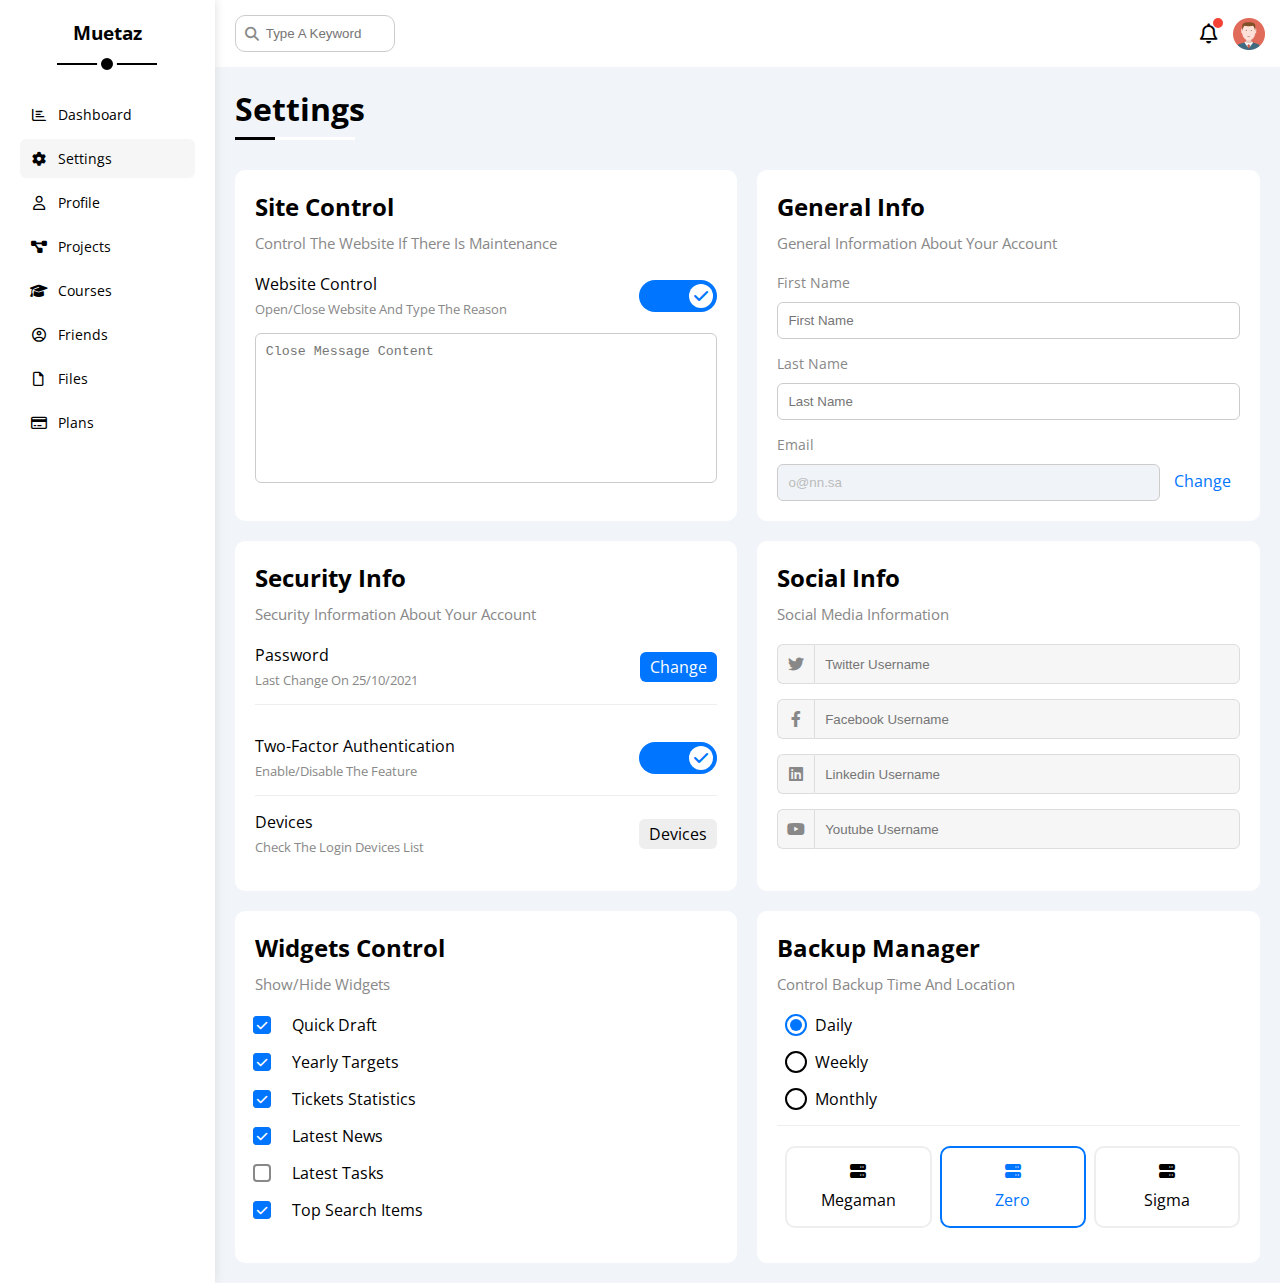
<file: settings.html>
<!DOCTYPE html>
<html lang="en">
<head>
    <meta charset="UTF-8">
    <meta http-equiv="X-UA-Compatible" content="IE=edge">
    <meta name="viewport" content="width=device-width, initial-scale=1.0">
    <title>Settings</title>
    <!-- Font Awsome -->
    <link rel="stylesheet" href="Css/all.min.css">
    <!-- main Css  -->
    <link rel="stylesheet" href="Css/framework.css">
    <link rel="stylesheet" href="Css/four.css">
    <!-- Google Fonts -->
    <link rel="preconnect" href="https://fonts.googleapis.com">
    <link rel="preconnect" href="https://fonts.gstatic.com" crossorigin>
    <link href="https://fonts.googleapis.com/css2?family=Open+Sans:wght@300;500&display=swap" rel="stylesheet">
</head>
<body>
    <div class="page d-flex">
        <div class="sidebar bg-white p-20 p-relative">
            <h3 class="p-relative txt-c mt-0">Muetaz</h3>
            <ul>
                <li>
                    <a class="d-flex align-center fs-14 c-black rad-6 p-10" href="index.html">   
                        <i class="fa-regular fa-chart-bar fa-fw"></i>
                        <span>Dashboard</span>
                    </a>
                </li>
                <li>
                    <a class="active d-flex align-center fs-14 c-black rad-6 p-10" href="settings.html">   
                        <i class="fa-solid fa-gear fa-fw"></i>
                        <span>Settings</span>
                    </a>     
                </li>
                <li>
                    <a class="d-flex align-center fs-14 c-black rad-6 p-10" href="profile.html">   
                        <i class="fa-regular fa-user fa-fw"></i>
                        <span>Profile</span>
                    </a>
                </li>
                <li>
                    <a class="d-flex align-center fs-14 c-black rad-6 p-10" href="projects.html">   
                        <i class="fa-solid fa-diagram-project fa-fw"></i>
                        <span>Projects</span>
                    </a>
                </li>
                <li>
                    <a class="d-flex align-center fs-14 c-black rad-6 p-10" href="courses.html">   
                        <i class="fa-solid fa-graduation-cap fa-fw"></i>
                        <span>Courses</span>
                    </a>
                </li>
                <li>
                    <a class="d-flex align-center fs-14 c-black rad-6 p-10" href="friends.html">   
                        <i class="fa-regular fa-circle-user fa-fw"></i>
                        <span>Friends</span>
                    </a>
                </li>
                <li>
                    <a class="d-flex align-center fs-14 c-black rad-6 p-10" href="files.html">   
                        <i class="fa-regular fa-file fa-fw"></i>
                        <span>Files</span>
                    </a>
                </li>
                <li>
                    <a class="d-flex align-center fs-14 c-black rad-6 p-10" href="plans.html">   
                        <i class="fa-regular fa-credit-card fa-fw"></i>
                        <span>Plans</span>
                    </a>
                </li>
            </ul>
        </div>
        <div class="content w-full">
            <!-- Start Head  -->
            <div class="head bg-white p-15 between-flex">
                <div class="search p-relative">
                    <input class="p-10" type="search" placeholder="Type A Keyword">
                </div>
                <div class="icons d-flex align-center">
                    <span class="notification p-relative">
                        <i class="fa-regular fa-bell fa-lg"></i>
                    </span>
                    <img src="images/avatar.png" alt="">
                </div>
            </div> 
            <!-- End Head  -->
            <h1 class="p-relative">Settings</h1>
            <div class="settings-page m-20 d-grid gap-20">
                <!-- Start Settings Box -->
                <div class="p-20 bg-white rad-10">
                    <h2 class="mt-0 mb-10">Site Control</h2>
                    <p class="mt-0 mb-20 c-grey fs-15">Control The Website If There Is Maintenance</p>
                    <div class="mb-15 between-flex">
                        <div>
                            <span>Website Control</span>
                            <p class="c-grey mt-5 mb-0 fs-13">Open/Close Website And Type The Reason</p>
                        </div>
                        <div>
                            <label>
                                <input class="toggle-checkbox" type="checkbox" checked />
                                <div class="toggle-switch"> </div>
                            </label>
                        </div>
                    </div>
                    <textarea class="close-message p-10 rad-6 d-block w-full" placeholder="Close Message Content"></textarea>  
                </div>
                <!-- End Settings Box -->
                <!-- Start General Info -->
                <div class="general-info p-20 bg-white rad-10">
                    <h2 class="mt-0 mb-10">General Info</h2>
                    <p class="mt-0 mb-20 c-grey fs-15">General Information About Your Account</p>
                    <div class="mb-15">
                        <label class="fs-14 c-grey d-block mb-10" for="first">First Name</label>
                        <input 
                         class="b-none border-ccc p-10 rad-6 d-block w-full" 
                         type="text"
                         id="first" 
                         placeholder="First Name"
                        />
                    </div>
                    <div class="mb-15">
                        <label class="fs-14 c-grey d-block mb-10" for="last">Last Name</label>
                        <input 
                         class="b-none border-ccc p-10 rad-6 d-block w-full" 
                         type="text"
                         id="last" 
                         placeholder="Last Name"
                        />
                    </div>
                    <div>
                        <label class="fs-14 c-grey d-block mb-10" for="first">Email</label>
                        <input 
                         class="email b-none border-ccc p-10 rad-6 w-full mr-10" 
                         type="email"
                         id="email" 
                         value="o@nn.sa"
                         disabled
                        />
                        <a class="c-blue" href="#">Change</a>
                    </div>
                </div>
                <!-- End General Info --> 
                <!-- Start Security Info -->
                <div class="p-20 bg-white rad-10">
                    <h2 class="mt-0 mb-10">Security Info</h2>
                    <p class="mt-0 mb-20 c-grey fs-15">Security Information About Your Account</p>
                    <div class="sec-box mb-15 between-flex">
                        <div>
                            <span>Password</span>
                            <p class="c-grey mt-5 mb-0 fs-13">Last Change On 25/10/2021</p>
                        </div>
                        <a class="button c-white bg-blue btn-shape" href="#">Change</a>
                    </div>

                    <div class="sec-box mb-15 between-flex pt-15 pb-20">
                        <div>
                            <span>Two-Factor Authentication</span>
                            <p class="c-grey mt-5 mb-0 fs-13">Enable/Disable The Feature</p>
                        </div>
                        <label>
                            <input class="toggle-checkbox" type="checkbox" checked />
                            <div class="toggle-switch"> </div>
                        </label>
                    </div>

                    <div class="sec-box between-flex">
                        <div>
                            <span>Devices</span>
                            <p class="c-grey mt-5 mb-0 fs-13">Check The Login Devices List</p>
                        </div>
                        <a class="c-black bg-eee btn-shape" href="#">Devices</a>
                    </div>
                </div>
                <!-- End Security Info -->
                <!-- Start Settings Box -->
                <div class="social-boxes p-20 bg-white rad-10">
                    <h2 class="mt-0 mb-10">Social Info</h2>
                    <p class="mt-0 mb-20 c-grey fs-15">Social Media Information</p>
                    <div class="d-flex align-center mb-15">
                        <i class="fa-brands fa-twitter center-flex c-grey"></i>
                        <input class="w-full" type="text" placeholder="Twitter Username">
                    </div>
                    <div class="d-flex align-center mb-15">
                        <i class="fa-brands fa-facebook-f center-flex c-grey"></i>
                        <input class="w-full" type="text" placeholder="Facebook Username">
                    </div> 
                    <div class="d-flex align-center mb-15">
                        <i class="fa-brands fa-linkedin center-flex c-grey"></i>
                        <input class="w-full" type="text" placeholder="Linkedin Username">
                    </div> 
                    <div class="d-flex align-center mb-15">
                        <i class="fa-brands fa-youtube center-flex c-grey"></i>
                        <input class="w-full" type="text" placeholder="Youtube Username">
                    </div> 
                </div>
                <!-- End Settings Box -->
                <!-- Start Settings Box -->
                <div class="widgets-control p-20 bg-white rad-10">
                    <h2 class="mt-0 mb-10">Widgets Control</h2>
                    <p class="mt-0 mb-20 c-grey fs-15">Show/Hide Widgets</p>
                     <div class="control d-flex align-center mb-15">
                        <input type="checkbox" id="one" checked>
                        <label for="one">Quick Draft</label>
                     </div>
                     <div class="control d-flex align-center mb-15 ">
                        <input type="checkbox" id="two" checked>
                        <label for="two">Yearly Targets</label>
                     </div>
                     <div class="control d-flex align-center mb-15">
                        <input type="checkbox" id="three" checked>
                        <label for="three">Tickets Statistics</label>
                     </div>
                     <div class="control d-flex align-center mb-15">
                        <input type="checkbox" id="four" checked>
                        <label for="four">Latest News</label>
                     </div>
                     <div class="control d-flex align-center mb-15">
                        <input type="checkbox" id="five">
                        <label for="five">Latest Tasks</label>
                     </div>
                     <div class="control d-flex align-center mb-15">
                        <input type="checkbox" id="six" checked>
                        <label for="six">Top Search Items</label>
                     </div>
                </div>
                <!-- End Settings Box -->
                <!-- Start Settings Box -->
                <div class="backup-control p-20 bg-white rad-10">
                    <h2 class="mt-0 mb-10">Backup Manager</h2>
                    <p class="mt-0 mb-20 c-grey fs-15">Control Backup Time And Location</p>
                    <div class="date d-flex align-center mb-15">
                        <input type="radio" name="time" id="daily" checked>
                        <label for="daily">Daily</label>
                    </div>
                    <div class="date d-flex align-center mb-15">
                        <input type="radio" name="time" id="weekly">
                        <label for="weekly">Weekly</label>
                    </div>
                    <div class="date d-flex align-center mb-15">
                        <input type="radio" name="time" id="monthly">
                        <label for="monthly">Monthly</label>
                    </div>
                    <div class="servers d-flex align-center txt-c">
                        <input type="radio" name="servers" id="servers-one">
                        <div class="server mb-15 rad-10 w-full">
                            <label class="d-block m-15" for="servers-one">
                                <i class="fa-solid fa-server d-block mb-10"></i>
                                Megaman
                            </label>
                        </div>

                        <input type="radio" name="servers" id="servers-two" checked>
                        <div class="server mb-15 rad-10 w-full">
                            <label class="d-block m-15" for="servers-two">
                                <i class="fa-solid fa-server d-block mb-10"></i>
                                Zero
                            </label>
                        </div>
                        
                        <input type="radio" name="servers" id="servers-three">
                        <div class="server mb-15 rad-10 w-full">
                            <label class="d-block m-15" for="servers-three">
                                <i class="fa-solid fa-server d-block mb-10"></i>
                                Sigma
                            </label>
                        </div>
                        
                    </div>
                </div>
                <!-- End Settings Box -->
            </div>
        </div>
    </div>
</body>
</html>
</file>
<file: Css/framework.css>
:root {
    --blue-color: #0075ff;
    --blue-alt-color: #0d69d5;
    --orange-color: #f59e0b;
    --green-color: #22c55e;
    --red-color: #f44336;
    --grey-color: #888;
}
/* Start Box */
.d-flex {
    display: flex;
}
.d-block {
    display: block;
}
.align-center {
    align-items: center;
}
.space-between {
    justify-content: space-between;
}
.f-wrap {
    flex-wrap: wrap;
}
.d-grid {
    display: grid;
}
.gap-20 {
    gap: 20px;
}
@media (max-width:767px) {
    .block-mobile {
        display: block;
    }
    .hide-mobile {
        display: none;
    }
}
/* End Box */
/* Start Padding + Margin */
.p-5 {
    padding: 5px;
}
.p-10 {
    padding: 10px;
}
.p-15 {
    padding: 15px;
}
.p-20 {
    padding: 20px;
}
.pt-10 {
    padding-top: 10px;
}
.pt-15 {
    padding-top: 15px;
}
.pt-20 {
    padding-top: 20px;
}
.pb-0 {
    padding-bottom: 0;
}
.pb-10 {
    padding-bottom: 10px;
}
.pb-15 {
    padding-bottom: 15px;
}
.pb-20 {
    padding-bottom: 20px;
}
.pl-15 {
    padding-left: 15px;
}
.m-0 {
    margin: 0;
}
.m-15 {
    margin: 15px;
}
.m-20 {
    margin: 20px;
}
.mt-0 {
    margin-top: 0;
}
.mt-5 {
    margin-top: 5px;
}
.mt-10 {
    margin-top: 10px;
}
.mt-15 {
    margin-top: 15px;
}
.mt-20 {
    margin-top: 20px;
}
.mt-25 {
    margin-top: 25px;
}
.mr-5 {
    margin-right: 5px;
}
.mr-10 {
    margin-right: 10px;
}
.mr-15 {
    margin-right: 15px;
}
.mb-0 {
    margin-bottom: 0;
}
.mb-5 {
    margin-bottom: 5px;
}
.mb-10 {
    margin-bottom: 10px;
}
.mb-15 {
    margin-bottom: 15px;
}
.mb-20 {
    margin-bottom: 20px;
}
.mb-25 {
    margin-bottom: 25px;
}
.ml-10 {
    margin-left: 10px;
}
/* End Padding + Margin */
/* Start Color */
.bg-white {
    background-color: white;
}
.bg-blue {
    background-color: var(--blue-color);
}
.bg-eee {
    background-color: #eee;
}
.bg-orange {
    background-color: var(--orange-color);
}
.bg-green {
    background-color:var(--green-color);
}
.bg-red {
    background-color: var(--red-color);
}
.c-green {
    color:var(--green-color);
}
.c-orange {
    color: var(--orange-color);
}
.c-black {
    color:black;
}
.c-grey{
    color: var(--grey-color);
}
.c-blue{
    color: var(--blue-color);
}
.c-white {
    color: white;
}
/* End Color */
/* Start Position  */
.p-relative {
    position: relative;
}
.p-absolute {
    position: absolute;
}
/* End Position  */
/* Start Font  */
.txt-c {
    text-align: center;
}
@media (max-width:767px) {
    .txt-c-mobile {
        text-align: center;
    }
}
.fs-13 {
    font-size: 13px;
}
.fs-14 {
    font-size: 14px;
}
.fs-15 {
    font-size: 15px;
}
.fs-16 {
    font-size: 16px;
}
.fs-24 {
    font-size: 24px;
}
.fs-25 {
    font-size: 25px;
}
.fw-bold {
    font-weight: bold;
}
.w-100 {
    width: 100px;
}
.h-100 {
    height: 100px;
}
/* End Font  */
/* Start Border  */
.rad-6 {
    border-radius: 6px;
}
.rad-10 {
    border-radius: 10px;
}
.rad-half {
    border-radius: 50%;
}
.b-none {
    border: none;
}
.border-ccc {
    border: 1px solid #ccc;
}
.border-eee{
    border: 1px solid #eee;
}
.bordet-eee {
    border-top: 1px solid #eee;
}
.bordeb-eee {
    border-bottom: 1px solid #eee;
}
/* End Border  */
/* Start Width + Height */
.w-full {
    width: 100%;
}
.w-fit {
    width: fit-content;
}
.h-full {
    height: 100%;
}
/* End Width + Height */
/* Start Commpends */
.center-flex {
    display: flex;
    align-items: center;
    justify-content: center;
}
.between-flex {
    display: flex;
    align-items: center;
    justify-content: space-between;
}
.btn-shape {
    padding: 4px 10px;
    border-radius: 6px;
}
/* End Commpends */
</file>
<file: Css/four.css>
:root {
    --blue-color: #0075ff;
    --blue-alt-color: #0d69d5;
    --orange-color: #f59e0b;
    --green-color: #22c55e;
    --red-color: #f44336;
    --grey-color: #888;
}
* {
    box-sizing:border-box;
}
body {
    font-family: 'Open Sans', sans-serif;
    margin: 0;
}
*:focus {
    outline:none;
}
a {
    text-decoration: none;
}
ul {
    list-style: none;
    padding: 0;
}
::-webkit-scrollbar {
    width: 15px;
}
::-webkit-scrollbar-track {
    background-color: white;
}
::-webkit-scrollbar-thumb {
    background-color: var(--blue-color);
}
::-webkit-scrollbar-thumb:hover {
    background-color: var(--blue-alt-color);
}
.page {
    background-color: #f1f5f9;
    min-height: 100vh;
}
/* Start Sidebar */
.sidebar {
    width: 250px;
    box-shadow: 0 0 10px #ddd;
}
.sidebar > h3 {
    margin-bottom: 50px;
}
.sidebar > h3::before,
.sidebar > h3::after {
    content: "";
    position: absolute;
    left: 50%;
    transform: translateX(-50%);
    background-color: black;
}
.sidebar > h3::before {
    width: 100px;
    height: 2px;
    bottom: -20px;
}
.sidebar > h3::after {
    bottom: -29px;
    border-radius: 50%;
    border: 4px solid white;
    width: 12px;
    height: 12px;
}
.sidebar ul li a {
    transition: 0.3s;
    margin-bottom: 5px;
}
.sidebar ul li a:hover,
.sidebar ul li a.active {
    background-color: #f6f6f6;
}
.sidebar ul li a span {
    font-size: 14px;
    margin-left: 10px;
}
@media (max-width:767px) {
    .sidebar {
        width: 58px;
        padding: 10px;
    }
    .sidebar > h3 {
        font-size: 13px;
        margin-bottom: 15px;
    }
    .sidebar > h3::before,
    .sidebar > h3::after {
        display: none;
    }
    .sidebar ul li a span {
        display: none;
    }
}
/* End Sidebar */
/* Start Content */
.content {
    overflow:hidden;
}
.head .search::before {
    content: "\f002";
    font-family: var(--fa-style-family-classic);
    font-weight: 900;
    position: absolute;
    left: 15px;
    top: 50%;
    transform: translateY(-50%);
    font-size: 14px;
    color:var(--grey-color);
}
.head .search input {
    border: 1px solid #ccc;
    border-radius: 10px;
    margin-left: 5px;
    padding-left: 30px;
    width: 160px;
    transition: width 0.3s;
}
.head .search input:focus {
    width: 200px;
}
.head .search input:focus::placeholder {
    opacity: 0;
}
.head .icons .notification::before {
    content: "";
    position: absolute;
    width: 10px;
    height: 10px;
    background-color: var(--red-color);
    border-radius: 50%;
    right: -5px;
    top: -5px;
}
.head .icons img {
    width: 32px;
    height: 32px;
    margin-left: 15px;
}
.page h1 {
    margin: 20px 20px 40px;
}
.page h1::before,
.page h1::after {
    content: "";
    height: 3px;
    position: absolute;
    bottom: -10px;
    left: 0;
}
.page h1::before {
    background-color: white;
    width: 120px;
}
.page h1::after {
    background-color: black;
    width: 40px;
}
.wrapper {
    grid-template-columns: repeat(auto-fill, minmax(450px, 1fr));
    margin-left: 20px;
    margin-right: 20px;
    margin-bottom: 20px;
}
@media (max-width:767px){
    .wrapper {
        grid-template-columns: minmax(200px, 1fr);
        margin-left: 10px;
        margin-right: 10px;
        gap: 10px;
    }
}
/* End Content  */
/* Start Welcome Widget  */
.welcome {
    overflow: hidden;
}
.welcome .intro img {
    width: 200px;
    margin-bottom: -10px;
}
.welcome .avatar {
    width: 64px;
    height: 64px;
    border: 2px solid white;
    border-radius: 50%;
    padding: 2px;
    box-shadow: 0 0 5px #ddd;
    margin-left: 20px;
    margin-top: -32px;
}
.welcome .body {
    border-top: 1px solid #eee;
    border-bottom: 1px solid #eee;
}
.welcome .body > div {
    flex: 1;
}
.welcome .visit {
    margin: 0 15px 15px auto;
    transition: 0.3s;
}
.welcome .visit:hover {
    background-color: var(--blue-alt-color);
}
@media (max-width:767px){
    .welcome .intro {
        padding-bottom: 30px;
    }
    .welcome .avatar { 
        margin-left: 0;
    }
    .welcome .body > div:not(:last-child) {
        margin-bottom: 20px;
    }
}
/* End Welcome Widget  */
/* End Quick Draft Widget */
.quick-draft textarea {
    resize: none;
    min-height: 180px;
} 
.quick-draft .save {
    margin-left: auto;
    transition: 0.3s;
    cursor: pointer;
}
.quick-draft .save:hover {
    background-color: var(--blue-alt-color);
}
/* End Quick Draft Widget */
/* Start Target  */
.targets .target-row .icon {
    width: 80px;
    height: 80px;
    margin-right: 15px;
}
.targets .details {
    flex: 1;
}
.targets .details .progress {
    height: 4px;
}
.targets .details .progress > span {
    position: absolute;
    left: 0;
    top: 0;
    height: 100%;
}
.targets .details .progress > span span {
    position: absolute;
    bottom: 16px;
    right: -16px;
    color: white;
    padding: 2px 5px;
    border-radius: 6px;
    font-size: 13px;
}
.targets .details .progress > span span::after {
    content: "";
    border-color: transparent;
    border-width: 5px;
    border-style: solid;
    position: absolute;
    bottom: -10px;
    border-top-color: var(--blue-color);
    left: 50%;
    transform: translateX(-50%);
}
.targets .details .progress > .blue span::after {
    border-top-color: var(--blue-color);
}
.targets .details .progress > .orange span::after {
    border-top-color: var(--orange-color);
}
.targets .details .progress > .green span::after {
    border-top-color: var(--green-color);
}
.blue .icon,
.blue .progress {
    background-color: rgb(0 117 250/ 20%);
}
.orange .icon,
.orange .progress {
    background-color: rgb(245 158 11/ 20%);
}
.green .icon,
.green .progress {
    background-color: rgb(34 197 94/ 20%);
}
/* End Targets */
/* Start Tickets Widget */
.tickets .box {
    border: 1px solid #ccc;
    width: calc(50% - 10px);
}
@media (max-width:767px) {
    .tickets .box {
        width: 100%;
    }
}
/* End Tickets Widget */
/* Start Latest News */
.latest-news .news-row:not(:last-of-type) {
    border-bottom: 1px solid #eee;
    margin-bottom: 20px;
    padding-bottom: 20px;
}
.latest-news .news-row img {
    width: 100px;
    margin-right: 15px;
    border-radius: 6px;
}
.latest-news .info {
    flex-grow: 1;
}
.latest-news .info h3 {
    margin: 0 0 6px;
    font-size: 16px;
}
@media (max-width: 767px) {
    .latest-news .news-row {
        display: block;
    }
    .latest-news .news-row .label {
        margin: 10px auto;
        width: fit-content;
    }
}
/* End Latest News */
/* Start Tasks */
.tasks .task-row:not(:last-of-type) {
    margin-bottom: 15px;
    padding-bottom: 15px;
    border-bottom: 1px solid #eee;
}
.tasks .info {
    flex-grow: 1;
}
.tasks .done {
    opacity: 0.3;
} 
.tasks .done h3,
.tasks .done p {
    text-decoration: line-through;
}
.tasks .delete {
    cursor: pointer;
    transition: 0.3s;
}
.tasks .delete:hover {
    color:red;
}
/* End Tasks */
/* Start Latest Uploads */
.latest-uploads ul li:not(:last-child) {
    border-bottom: 1px solid #eee;
}
.latest-uploads ul li img {
    width: 40px;
    height: 40px;
}
/* End Latest Uploads */
/* Start Last Project */
.last-project ul::before {
    content: "";
    position: absolute;
    left: 11px;
    width: 2px;
    height: 100%;
    background-color:var(--blue-color);
}
.last-project ul li::before {
    content: "";
    width: 20px;
    height: 20px;
    display: block;
    border-radius: 50%;
    background-color: white;
    border: 2px solid white;
    outline: 2px solid var(--blue-color);
    margin-right: 15px;
    z-index: 1;
}
.last-project ul li.done::before {
    background-color: var(--blue-color);
}
.last-project ul li.current::before {
    animation: change-color 0.8s infinite alternate;
}
.last-project .launch-icon {
    position: absolute;
    width: 160px;
    right: 0;
    bottom: 0;
    opacity: 0.1;
}
/* End Last Project */
/* Start Reminders */
.reminders ul li .key {
    width: 15px;
    height: 15px;
}
.reminders ul li > .blue {
    border-left: 2px solid var(--blue-color);
}
.reminders ul li > .green {
    border-left: 2px solid var(--green-color);
}
.reminders ul li > .orange {
    border-left: 2px solid var(--orange-color);
}
.reminders ul li > .red {
    border-left: 2px solid var(--red-color);
}
/* End Reminders */
/* Start Latest Post */

.latest-post .avatar {
    width: 48px;
    height: 48px;
}
.latest-post .post-content {
    text-transform: capitalize;
    line-height: 1.8;
    border-top: 1px solid #eee;
    border-bottom: 1px solid #eee;
    min-height: 140px;
}
/* End  Latest Post */
/* Start Social Media */
.social-media .box {
    padding-left: 70px;
}
.social-media .box i {
    position: absolute;
    left: 0;
    top: 0;
    width: 52px;
    transition: 0.3s;
}
.social-media .box i:hover {
    transform: rotate(5deg);
}
.social-media .twitter {
    background-color: rgb(29 161 242 / 20%);
    color: #1da1f2;
}
.social-media .twitter i,
.social-media .twitter a {
    background-color: #1da1f2;
}
.social-media .facebook {
    background-color: rgb(24 119 242 / 20%);
    color: #1da1f2;
}
.social-media .facebook i,
.social-media .facebook a {
    background-color: #1877f2;
}
.social-media .youtube {
    background-color: rgb(225 0 0 / 20%);
    color: #ff0000;
}
.social-media .youtube i,
.social-media .youtube a {
    background-color: #ff0000;
}
.social-media .linkedin {
    background-color: rgb(0 119 181 / 20%);
    color: #0077b5;
}
.social-media .linkedin i,
.social-media .linkedin a {
    background-color: #0077b5;
}
/* End Social Media */
/* Start Projects Table */
.projects .responsive-table {
    overflow-x: auto;
}
.projects table {
    min-width: 1000px;
    border-spacing: 0;
}
.projects thead td {
    background-color: #eee;
    font-weight: bold;
}
.projects table td {
    padding: 15px;
}
.projects tbody td {
    border-bottom: 1px solid #eee;
    border-left: 1px solid #eee;
    transition: 0.3s;
}
.projects table tbody tr td:last-child {
    border-right: 1px solid #eee;
}
.projects tbody tr:hover td {
    background-color: #faf7f7;
}
.projects table img {
    width: 32px;
    height: 32px;
    border-radius: 50%;
    padding: 2px;
    background-color: white;
}
.projects table img:not(:first-child) {
    margin-left: -20px;
}
.projects table .label {
    font-size: 13px;
}
/* End Projects Table */
/* Start Settings */
.settings-page {
    grid-template-columns: repeat(auto-fill, minmax(500px, 1fr));
}
@media (max-width:767px) {
    .settings-page {
        grid-template-columns: minmax(100px, 1fr);
        margin-left: 10px;
        margin-right: 10px;
        gap: 10px;
    }
}
.settings-page .close-message {
    border: 1px solid #ccc;
    resize: none;
    min-height: 150px;
}
.settings-page .email {
    display: inline-flex;
    width: calc(100% - 80px);
}
.settings-page .sec-box {
    padding-bottom: 15px;
}
.settings-page .sec-box .button {
    transition: 0.3s;
}
.settings-page .sec-box .button:hover {
    background-color: var(--blue-alt-color);
}
.settings-page .sec-box:not(:last-of-type) {
    border-bottom: 1px solid #eee;
}
.settings-page .social-boxes i {
    width: 40px;
    height: 40px;
    background-color: #f6f6f6;
    border: 1px solid #ddd;
    border-right: none;
    border-radius: 6px 0 0 6px;
    transition: 0.3s;
}
.settings-page .social-boxes input {
    height: 40px;
    background-color: #f6f6f6;
    border: 1px solid #ddd;
    padding-left: 10px;
    border-radius: 0 6px 6px 0 ;
}
.settings-page .social-boxes > div:focus-within i {
    color: black;
}
.toggle-checkbox {
    -webkit-appearance: none;
    appearance: none;
    display: none;
}
.toggle-switch {
    background-color: #ccc;
    width: 78px;
    height: 32px;
    border-radius: 16px;
    position: relative;
    transition: 0.3s;
    cursor: pointer;
}
.toggle-switch::before {
    font-family: var(--fa-style-family-classic);
    content: "\f00d";
    font-weight: 900;
    background-color: white;
    width: 24px;
    height: 24px;
    position: absolute;
    border-radius: 50%;
    top: 4px;
    left: 4px;
    display: flex;
    justify-content: center;
    align-items: center;
    color: #aaa;
    transition: 0.3s;
}
.toggle-checkbox:checked + .toggle-switch {
    background-color: var(--blue-color);
}
.toggle-checkbox:checked + .toggle-switch::before {
    content: "\f00c";
    left: 50px;
    color: var(--blue-color);
}
.settings-page :disabled {
    cursor: no-drop;
    background-color: #f0f4f8;
    color: #bbb;
}
.widgets-control .control input[type="checkbox"] {
    -webkit-appearance: none;
    appearance: none;
}
.widgets-control .control label {
    padding-left: 30px;
    cursor: pointer;
    position: relative;
}
.widgets-control .control label::before,
.widgets-control .control label::after {
    position: absolute;
    left: 0;
    top: 50%;
    margin: -9px;
    border-radius: 4px;
}
.widgets-control .control label::before {
    content: "";
    width: 14px;
    height: 14px;
    border: 2px solid var(--grey-color);
}
.widgets-control .control label:hover:before {
    border-color: var(--blue-alt-color);
}
.widgets-control .control label::after {
    font-family: var(--fa-style-family-classic);
    content: "\f00c";
    font-weight: 900;
    background-color: var(--blue-color);
    color: white;
    font-size: 12px;
    width: 18px;
    height: 18px;
    display: flex;
    align-items: center;
    justify-content: center;
    transform: scale(0) rotate(360deg);
    transition: 0.3s;
}
.widgets-control .control input[type="checkbox"]:checked + label::after {
    transform: scale(1);
}
.backup-control input[type="radio"] {
    -webkit-appearance: none;
    appearance: none;
}
.backup-control .date label {
    padding-left: 30px;
    cursor: pointer;
    position: relative;
}
.backup-control .date label::before {
    content: "";
    position: absolute;
    top: 50%;
    left: 0;
    margin-top: -11px;
    width: 18px;
    height: 18px;
    border: 2px solid black;
    border-radius: 50%;
}
.backup-control .date label::after {
    content: "";
    position: absolute;
    left: 5px;
    top: 5px;
    width: 12px;
    height: 12px;
    background-color: var(--blue-color);
    border-radius: 50%;
    transition: 0.3s;
    transform: scale(0);
}
.backup-control .date input[type="radio"]:checked + label::before {
    border-color: var(--blue-color);
}
.backup-control .date input[type="radio"]:checked + label::after {
    transform: scale(1);
}
.backup-control .servers {
    border-top: 1px solid #eee;
    padding-top: 20px; 
}
@media (max-width: 767px) {
    .backup-control .servers {
        flex-wrap: wrap;
    }
}
.backup-control .servers .server {
    border: 2px solid #eee;
    position: relative;
}
.backup-control .servers .server label {
    cursor: pointer;
}
.backup-control .servers input[type="radio"]:checked + .server {
    border-color: var(--blue-color);
    color: var(--blue-color);
}
/* End Settings */
/* Start Profile Page  */
@media (max-width:767px) {
    .profile-page .overviem {
        flex-direction: column;
    }
}
.profile-page .avatar-box {
    width: 300px;
}
@media (min-width:768px) {
    .profile-page .avatar-box {
        border-right: 1px solid #eee;
    }
}
.profile-page .avatar-box > img {
    width: 120px;
    height: 120px;
}
.profile-page .avatar-box .level {
    height: 6px;
    overflow: hidden;
    margin: auto;
    width: 70%;
}
.profile-page .avatar-box .level span {
    position: absolute;
    left: 0;
    top: 0;
    height: 100%;
    background-color: var(--blue-color);
    border-radius: 6px;
}
.profile-page .info-box .box {
    flex-wrap: wrap;
    border-bottom: 1px solid #eee;
    transition: 0.3s;
}
.profile-page .info-box .box:hover {
    background-color: #f9f9f9;
}
.profile-page .info-box .box > div {
    min-width: 250px;
    padding: 10px 0 0;
}
.profile-page .info-box h4 {
    font-weight: normal;
}
/* Start Training Code  */
.profile-page .info-box .toggle-switch {
    height: 20px;
}
@media (max-width:767px) {
    .profile-page .info-box .toggle-switch {
        margin: auto;
    }
}
.profile-page .info-box .toggle-switch::before {
    width: 12px;
    height: 12px;
    font-size: 8px;
}
.profile-page .info-box .toggle-checkbox:checked + .toggle-switch::before {
    left: 62px;
}
/* End Training Code  */
@media (max-width:767px) {
    .profile-page .other-date {
        flex-direction: column;
    }
}
.profile-page .skills-card {
    flex-grow: 1;
}
.profile-page .skills-card ul li {
    padding: 15px 0;
}
.profile-page .skills-card ul li:not(:last-child) {
    border-bottom: 1px solid #eee;
}
.profile-page .skills-card ul li span {
    display: inline-flex;
    padding: 4px 10px;
    background-color: #eee;
    border-radius: 6px;
    font-size: 14px;
}
.profile-page .skills-card ul li span:not(:last-child) {
    margin-right: 5px;
}
.profile-page .activities {
    flex-grow: 2;
}
.profile-page .activity:not(:last-of-type) {
    border-bottom: 1px solid #eee;
    padding-bottom: 20px;
    margin-bottom: 20px;
}
.profile-page .activity img {
    width: 64px;
    height: 64px;
    margin-right: 10px;
}
@media (min-width:768px) {
    .profile-page .activity .date {
        margin-left: auto;
        text-align: right;
    }
}
@media (max-width:767px) {
    .profile-page .activity {
        flex-direction: column;
    }
    .profile-page .activity img {
        margin-right: 0;
        margin-bottom: 15px;
    }
    .profile-page .activity .date {
        margin-top: 15px;
    }
}
/* End Profile Page  */
/* Start Projects Page */
.projects-page {
    grid-template-columns: repeat(auto-fill, minmax(500px, 1fr));
}
@media (max-width:767px) {
    .projects-page {
        grid-template-columns: minmax(200px, 1fr);
        margin: 0 10px;
        gap: 10px;
    }
}
.projects-page .project .date {
    position: absolute;
    right: 10px;
    top: 10px;
}
.projects-page .project h4 {
    font-weight: normal;
}
.projects-page .project .team {
    position: relative;
    min-height: 80px;
}
.projects-page .project .team a {
    position: absolute;
    left: 0;
    bottom: 0;
}
.projects-page .project .team a:nth-child(2) {
    left: 25px;
}
.projects-page .project .team a:nth-child(3) {
    left: 50px;
}
.projects-page .project .team a:nth-child(4) {
    left: 75px;
}
.projects-page .project .team a:nth-child(5) {
    left: 100px;
}
.projects-page .project .team a:hover {
    z-index: 9;
}
.projects-page .project .team img {
    width: 40px;
    height: 40px;
    border-radius: 50%;
    border: 2px solid white;
}
.projects-page .project .do {
    justify-content: flex-end;
    border-top: 1px solid #eee;
    padding-top: 15px;
    margin-top: 15px;
}
@media (max-width:767px) {
    .projects-page .project .do {
        flex-direction: column;
    }
}
.projects-page .project .do span {
    padding: 3px 8px;
    margin-left: 5px;
    width: fit-content;
}
@media (max-width:767px) {
    .projects-page .project .do span:not(:last-child) {
        margin-bottom: 15px;
    }
}
.projects-page .project .info {
    border-top: 1px solid #eee;
    padding-top: 15px;
    margin-top: 15px;
}
@media (max-width:767px) {
    .projects-page .project .info {
        flex-direction: column;
    }
}
.projects-page .project .prog {
    height: 8px;
    width: 260px;
    position: relative;
    border-radius: 6px;
}
@media (max-width:767px) {
    .projects-page .project .prog {
        margin-bottom: 15px;
    }
}
.projects-page .project .prog span {
    position: absolute;
    left: 0;
    top: 0;
    height: 100%;
    border-radius: 6px;
}
/* End Projects Page */
/* Start courses  */
.courses-page {
    grid-template-columns: repeat(auto-fill, minmax(300px, 1fr));
}
@media (max-width:767px) {
    .courses-page {
        grid-template-columns: minmax(200px, 1fr);
        margin: 0 10px;
        gap: 10px;
    }
}
.courses-page .course {
    overflow: hidden;
}
.courses-page .course .cover {
    max-width: 100%;
}
.courses-page .course .instructor {
    position: absolute;
    width: 64px;
    height: 64px;
    border-radius: 50%;
    top: 20px;
    left: 20px;
    border: 2px solid white;
}
.courses-page .course .description {
    line-height: 1.6;
}
.courses-page .course .info {
    border-top: 1px solid #eee;
    font-size: 13px;
}
.courses-page .course .info .title {
    position: absolute;
    left: 50%;
    top: -13px;
    transform: translateX(-50%);
    font-size: 13px;
}
/* End courses */
/* Start Friends page */
.friends-page {
    grid-template-columns: repeat(auto-fill, minmax(300px, 1fr));
}
@media (max-width:767px) {
    .friends-page {
        grid-template-columns: minmax(200px, 1fr);
        margin: 0 10px;
        gap: 10px;
    }
}
.friends-page .contact {
    position: absolute;
    left: 10px;
    top: 10px;
}
.friends-page .contact i {
    background-color: #eee;
    padding: 10px;
    border-radius: 50%;
    color: #666;
    font-size: 13px;
    cursor: pointer;
    transition: 0.3s;
}
.friends-page .contact i:hover {
    background-color: var(--blue-color);
    color: white;
}
.friends-page .friend .icons {
    border-top: 1px solid #eee;
    border-bottom: 1px solid #eee;
    margin-top: 15px;
    margin-bottom: 15px;
    padding-top: 15px;
    padding-bottom: 15px;
}
.friends-page .friend .icons i {
    margin-right: 5px;
}
.friends-page .friend .icons .vip {
    position: absolute;
    right: 0;
    top: 50%;
    transform: translateY(-50%);
    font-size: 40px;
    opacity: 0.2;
}
/* End Friends page  */
/* Start Files page  */
.files-page {
    flex-direction: row-reverse;
    align-items: flex-start;
}
@media (max-width:767px) {
    .files-page {
        flex-direction: column;
        align-items: normal;
    }
}
.files-page .files-stats {
    min-width: 260px;
}
.files-page .files-stats .icon {
    width: 40px;
    height: 40px;
    margin-right: 10px;
}
.files-page .files-stats .size {
    margin-left: auto;
}
.files-page .files-stats .blue {
    background-color: rgb(0 117 255/ 20%);
}
.files-page .files-stats .green {
    background-color: rgb(34 197 94/ 20%);
}
.files-page .files-stats .red {
    background-color: rgb(244 67 54/ 20%);
}
.files-page .files-stats .orange {
    background-color: rgb(245 158 11/ 20%);
}
.files-page .files-stats .uplode {
    margin: 15px auto 0;
    padding: 10px 15px;
    transition: 0.3s;
}
.files-page .files-stats .uplode:hover {
    background-color: var(--blue-alt-color);
}
.files-page .files-stats .uplode:hover i {
    animation: go-up 0.8s infinite;
}
.files-page .files-content {
    grid-template-columns: repeat(auto-fill, minmax(200px, 1fr));
    flex: 1;
}
.files-page .file .icon img {
    width: 64px;
    height: 64px;
    transition: 0.3s;
}
.files-page .file:hover .icon img {
    transform: rotate(5deg);
}
.files-page .file .info {
    border-top: 1px solid #eee;
}
/* End Files page  */
/* Start Plans page  */
.plans-page {
    grid-template-columns: repeat(auto-fill, minmax(450px, 1fr));
}
@media (max-width:767px) {
    .plans-page {
        grid-template-columns: minmax(250px, 1fr);
        margin: 0 10px;
        gap: 10px;
    }
}
.plans-page .plan .top {
    border: 3px solid white;
    outline: 3px solid transparent;
}
.plans-page .plan.green .top {
    outline-color: var(--green-color);
    background-color: var(--green-color);
}
.plans-page .plan.blue .top {
    outline-color: var(--blue-color);
    background-color: var(--blue-color);
}
.plans-page .plan.orange .top {
    outline-color: var(--orange-color);
    background-color: var(--orange-color);
}
.plans-page .plan .price {
    position: relative;
    font-size: 40px;
    width: fit-content;
    margin: auto;
}
.plans-page .plan .price span {
    position: absolute;
    top: 0;
    left: -20px;
    font-size: 25px;
}
.plans-page .plan ul li {
    padding: 15px 0;
    display: flex;
    align-items: center;
    font-size: 15px;
    border-bottom: 1px solid #eee;
}
.plans-page .plan ul li .yes {
    color: var(--green-color);
}
.plans-page .plan ul li i:not(.yes, .help) {
    color: var(--red-color);
}
.plans-page .plan ul li i:first-child {
    font-size: 18px;
    margin-right: 5px;
}
.plans-page .plan ul li .help {
    color: var(--grey-color);
    margin-left: auto;
    cursor: pointer;
}
/* End Plans page  */
/* Start animation */
@keyframes change-color {
    from {
        background-color: var(--blue-color);
    }
    to {
        background-color: white;
    }
}
@keyframes go-up {
    0%, 100%{
        transform: translateY(0);
    }
    50% {
        transform: translateY(-5px);
    }
}
/* End animation */
</file>
